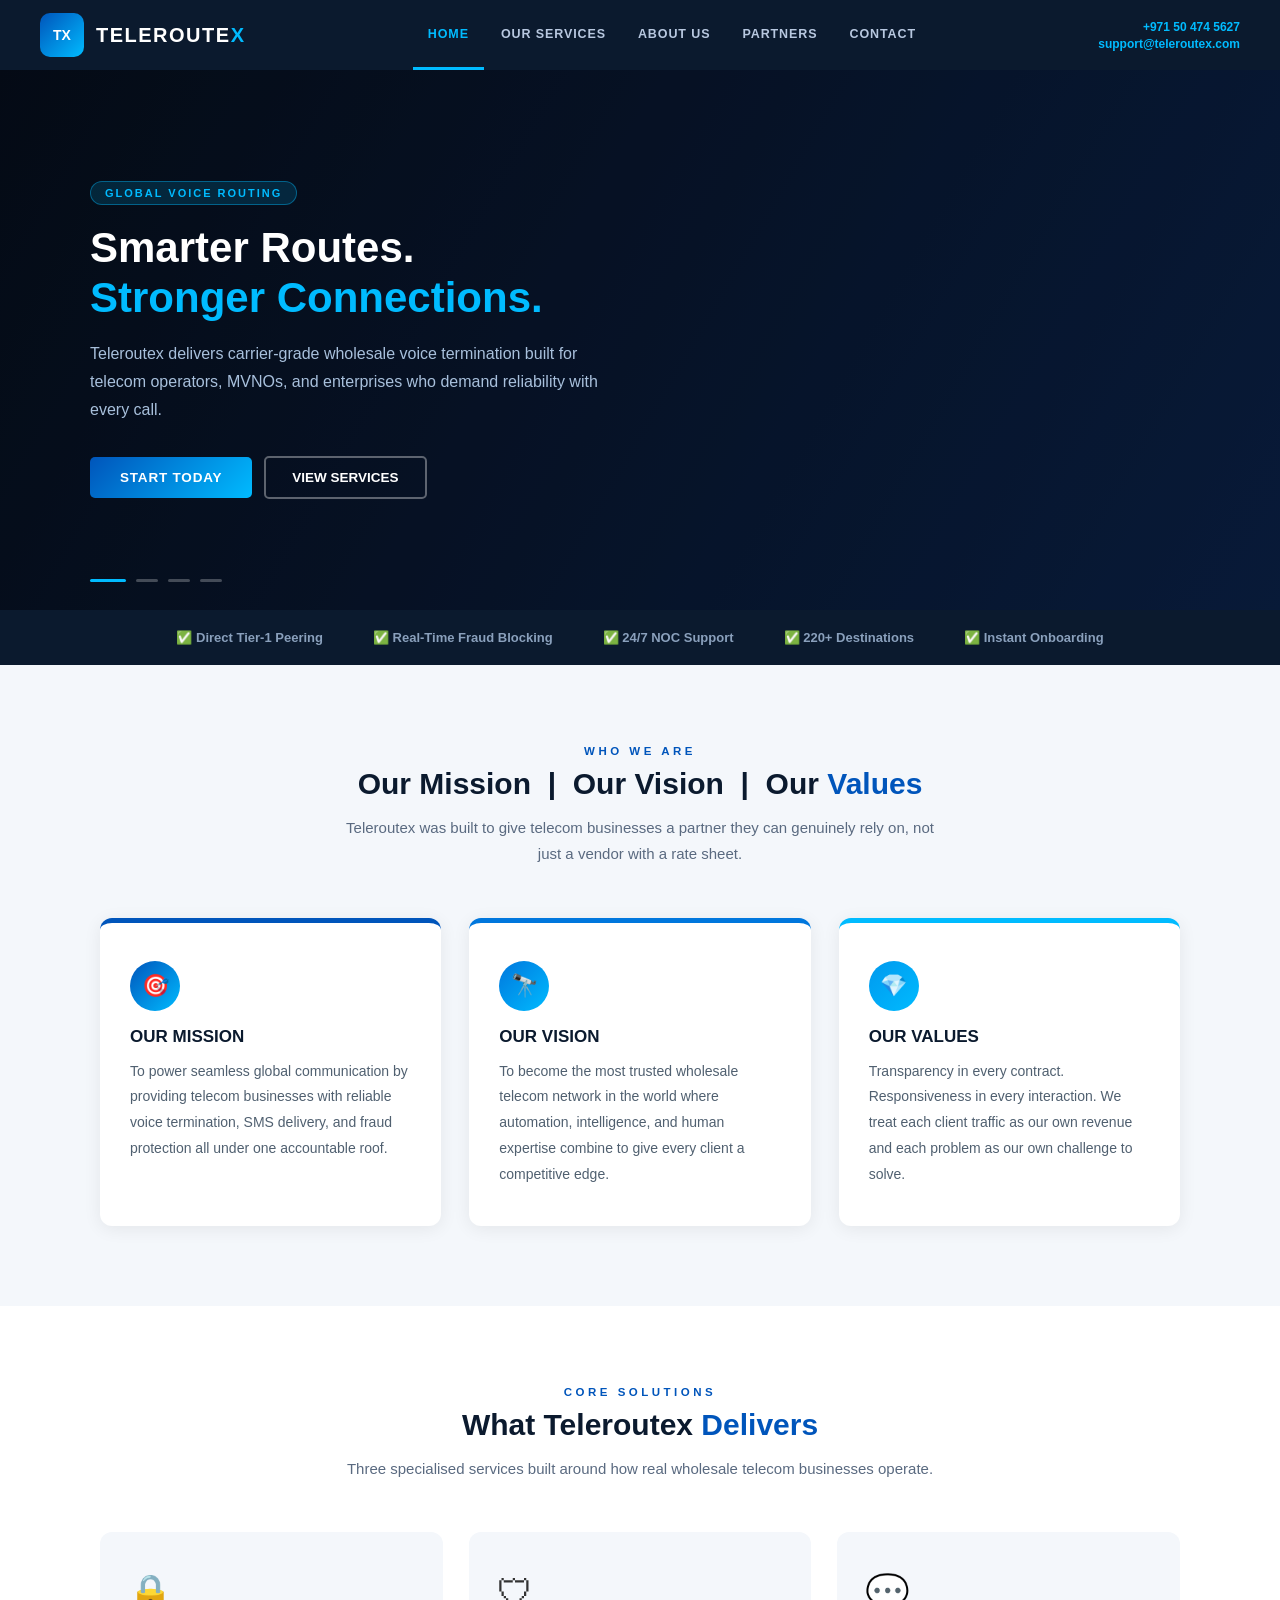
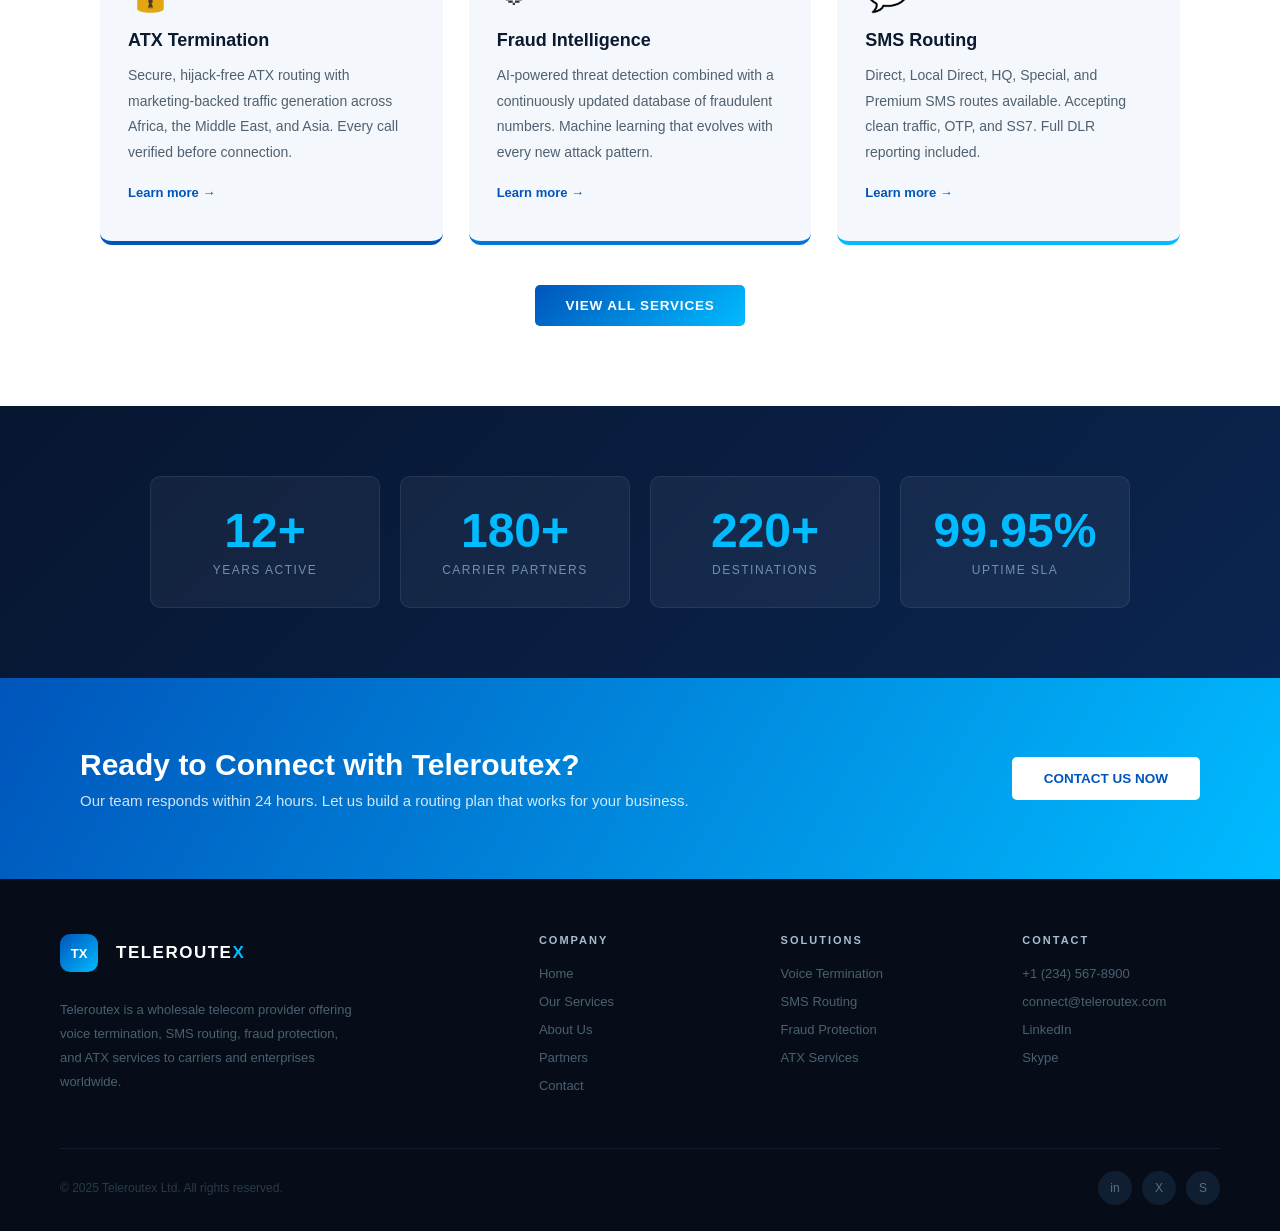
<file: index.html>
<!DOCTYPE html><html lang="en"><head><meta charset="UTF-8"/><meta name="viewport" content="width=device-width,initial-scale=1.0"/><title>Teleroutex - Intelligent Wholesale Telecom Routing - Teleroutex</title><link rel="stylesheet" href="style.css"/></head><body><nav><a class="logo" href="index.html"><div class="logo-icon">TX</div><div class="logo-text">TELEROUTE<span>X</span></div></a><ul><li><a href="index.html" class="active">Home</a></li><li><a href="services.html">Our Services</a></li><li><a href="about.html">About Us</a></li><li><a href="partners.html">Partners</a></li><li><a href="contact.html">Contact</a></li></ul><div class="nav-info"><a href="tel:+971504745627">+971 50 474 5627</a><a href="mailto:support@teleroutex.com">support@teleroutex.com</a></div></nav>
<section style="position:relative;height:540px;overflow:hidden">
<div id="s0" style="position:absolute;inset:0;display:flex;align-items:center;opacity:1;transition:opacity .9s"><div style="position:absolute;inset:0;background:linear-gradient(120deg,#060f1e,#0b2550)"></div><div style="position:absolute;inset:0;background:rgba(0,0,0,.3)"></div><div style="position:relative;z-index:2;max-width:700px;padding:0 90px"><span style="display:inline-block;background:rgba(0,187,255,.15);border:1px solid rgba(0,187,255,.4);color:#00bbff;font-size:11px;font-weight:700;letter-spacing:2px;text-transform:uppercase;padding:5px 14px;border-radius:20px;margin-bottom:18px">Global Voice Routing</span><h1 style="font-size:42px;font-weight:900;color:#fff;line-height:1.18;margin-bottom:18px">Smarter Routes.<br><span style="color:#00bbff">Stronger Connections.</span></h1><p style="font-size:16px;color:#a8c0dc;line-height:1.75;margin-bottom:32px">Teleroutex delivers carrier-grade wholesale voice termination built for telecom operators, MVNOs, and enterprises who demand reliability with every call.</p><a href="contact.html" class="btn-primary">Start Today</a><a href="services.html" class="btn-outline">View Services</a></div></div>
<div id="s1" style="position:absolute;inset:0;display:flex;align-items:center;opacity:0;transition:opacity .9s"><div style="position:absolute;inset:0;background:linear-gradient(120deg,#04090f,#0a1f40)"></div><div style="position:absolute;inset:0;background:rgba(0,0,0,.3)"></div><div style="position:relative;z-index:2;max-width:700px;padding:0 90px"><span style="display:inline-block;background:rgba(0,187,255,.15);border:1px solid rgba(0,187,255,.4);color:#00bbff;font-size:11px;font-weight:700;letter-spacing:2px;text-transform:uppercase;padding:5px 14px;border-radius:20px;margin-bottom:18px">Enterprise SMS</span><h1 style="font-size:42px;font-weight:900;color:#fff;line-height:1.18;margin-bottom:18px">Every Message.<br><span style="color:#00bbff">Guaranteed Delivery.</span></h1><p style="font-size:16px;color:#a8c0dc;line-height:1.75;margin-bottom:32px">From OTP verification to bulk A2P campaigns, Teleroutex SMS routing reaches every major mobile network with direct operator connections worldwide.</p><a href="services.html" class="btn-primary">Explore SMS</a><a href="contact.html" class="btn-outline">Talk to Sales</a></div></div>
<div id="s2" style="position:absolute;inset:0;display:flex;align-items:center;opacity:0;transition:opacity .9s"><div style="position:absolute;inset:0;background:linear-gradient(120deg,#071220,#102040)"></div><div style="position:absolute;inset:0;background:rgba(0,0,0,.3)"></div><div style="position:relative;z-index:2;max-width:700px;padding:0 90px"><span style="display:inline-block;background:rgba(0,187,255,.15);border:1px solid rgba(0,187,255,.4);color:#00bbff;font-size:11px;font-weight:700;letter-spacing:2px;text-transform:uppercase;padding:5px 14px;border-radius:20px;margin-bottom:18px">Revenue Protection</span><h1 style="font-size:42px;font-weight:900;color:#fff;line-height:1.18;margin-bottom:18px">Block Fraud.<br><span style="color:#00bbff">Protect Revenue.</span></h1><p style="font-size:16px;color:#a8c0dc;line-height:1.75;margin-bottom:32px">Our real-time fraud engine detects and eliminates IRSF, Wangiri, and bypass attacks before they drain your margins 24 hours a day.</p><a href="services.html" class="btn-primary">Learn More</a><a href="contact.html" class="btn-outline">Get Protected</a></div></div>
<div id="s3" style="position:absolute;inset:0;display:flex;align-items:center;opacity:0;transition:opacity .9s"><div style="position:absolute;inset:0;background:linear-gradient(120deg,#091828,#0c2550)"></div><div style="position:absolute;inset:0;background:rgba(0,0,0,.3)"></div><div style="position:relative;z-index:2;max-width:700px;padding:0 90px"><span style="display:inline-block;background:rgba(0,187,255,.15);border:1px solid rgba(0,187,255,.4);color:#00bbff;font-size:11px;font-weight:700;letter-spacing:2px;text-transform:uppercase;padding:5px 14px;border-radius:20px;margin-bottom:18px">ATX Termination</span><h1 style="font-size:42px;font-weight:900;color:#fff;line-height:1.18;margin-bottom:18px">ATX Routing.<br><span style="color:#00bbff">Built to Scale.</span></h1><p style="font-size:16px;color:#a8c0dc;line-height:1.75;margin-bottom:32px">Over a decade of ATX and IPRN experience connecting marketing-generated traffic with live services securely, transparently, and at volume.</p><a href="contact.html" class="btn-primary">Get a Quote</a><a href="about.html" class="btn-outline">Our Story</a></div></div>
<div id="dots" style="position:absolute;bottom:28px;left:90px;display:flex;gap:10px;z-index:10"><div onclick="goSlide(0)" style="width:36px;height:3px;background:#00bbff;border-radius:2px;cursor:pointer"></div><div onclick="goSlide(1)" style="width:22px;height:3px;background:rgba(255,255,255,.25);border-radius:2px;cursor:pointer"></div><div onclick="goSlide(2)" style="width:22px;height:3px;background:rgba(255,255,255,.25);border-radius:2px;cursor:pointer"></div><div onclick="goSlide(3)" style="width:22px;height:3px;background:rgba(255,255,255,.25);border-radius:2px;cursor:pointer"></div></div>
</section>
<div style="background:#0b1a2e;padding:20px 60px;display:flex;justify-content:center;gap:50px;flex-wrap:wrap">
<span style="color:#8aa0bc;font-size:13px;font-weight:600">&#9989; Direct Tier-1 Peering</span><span style="color:#8aa0bc;font-size:13px;font-weight:600">&#9989; Real-Time Fraud Blocking</span><span style="color:#8aa0bc;font-size:13px;font-weight:600">&#9989; 24/7 NOC Support</span><span style="color:#8aa0bc;font-size:13px;font-weight:600">&#9989; 220+ Destinations</span><span style="color:#8aa0bc;font-size:13px;font-weight:600">&#9989; Instant Onboarding</span>
</div>
<section style="background:#f4f7fb;padding:80px 60px;text-align:center">
<div class="section-eyebrow">Who We Are</div>
<div class="section-heading">Our Mission &nbsp;|&nbsp; Our Vision &nbsp;|&nbsp; Our <em>Values</em></div>
<p class="section-desc">Teleroutex was built to give telecom businesses a partner they can genuinely rely on, not just a vendor with a rate sheet.</p>
<div style="display:grid;grid-template-columns:repeat(3,1fr);gap:28px;max-width:1080px;margin:0 auto">
<div style="background:#fff;border-radius:12px;padding:38px 30px;box-shadow:0 3px 18px rgba(0,0,0,.07);border-top:5px solid #0055bb;text-align:left"><div style="width:50px;height:50px;border-radius:50%;background:linear-gradient(135deg,#0055bb,#00bbff);display:flex;align-items:center;justify-content:center;font-size:22px;margin-bottom:16px">&#127919;</div><h3 style="font-size:17px;font-weight:800;color:#0b1a2e;margin-bottom:12px;text-transform:uppercase">Our Mission</h3><p style="font-size:14px;color:#506070;line-height:1.85">To power seamless global communication by providing telecom businesses with reliable voice termination, SMS delivery, and fraud protection all under one accountable roof.</p></div>
<div style="background:#fff;border-radius:12px;padding:38px 30px;box-shadow:0 3px 18px rgba(0,0,0,.07);border-top:5px solid #0077dd;text-align:left"><div style="width:50px;height:50px;border-radius:50%;background:linear-gradient(135deg,#0077dd,#00bbff);display:flex;align-items:center;justify-content:center;font-size:22px;margin-bottom:16px">&#128301;</div><h3 style="font-size:17px;font-weight:800;color:#0b1a2e;margin-bottom:12px;text-transform:uppercase">Our Vision</h3><p style="font-size:14px;color:#506070;line-height:1.85">To become the most trusted wholesale telecom network in the world where automation, intelligence, and human expertise combine to give every client a competitive edge.</p></div>
<div style="background:#fff;border-radius:12px;padding:38px 30px;box-shadow:0 3px 18px rgba(0,0,0,.07);border-top:5px solid #00bbff;text-align:left"><div style="width:50px;height:50px;border-radius:50%;background:linear-gradient(135deg,#0099ee,#00bbff);display:flex;align-items:center;justify-content:center;font-size:22px;margin-bottom:16px">&#128142;</div><h3 style="font-size:17px;font-weight:800;color:#0b1a2e;margin-bottom:12px;text-transform:uppercase">Our Values</h3><p style="font-size:14px;color:#506070;line-height:1.85">Transparency in every contract. Responsiveness in every interaction. We treat each client traffic as our own revenue and each problem as our own challenge to solve.</p></div>
</div>
</section>
<section style="padding:80px 60px;background:#fff;text-align:center">
<div class="section-eyebrow">Core Solutions</div>
<div class="section-heading">What Teleroutex <em>Delivers</em></div>
<p class="section-desc">Three specialised services built around how real wholesale telecom businesses operate.</p>
<div style="display:grid;grid-template-columns:repeat(3,1fr);gap:26px;max-width:1080px;margin:0 auto 40px">
<div style="background:#f4f7fb;border-radius:12px;padding:40px 28px;text-align:left;border-bottom:4px solid #0055bb"><span style="font-size:36px;margin-bottom:16px;display:block">&#128274;</span><h3 style="font-size:18px;font-weight:800;color:#0b1a2e;margin-bottom:12px">ATX Termination</h3><p style="font-size:14px;color:#506070;line-height:1.82;margin-bottom:18px">Secure, hijack-free ATX routing with marketing-backed traffic generation across Africa, the Middle East, and Asia. Every call verified before connection.</p><a href="services.html" style="font-size:13px;font-weight:700;color:#0055bb;text-decoration:none">Learn more &rarr;</a></div>
<div style="background:#f4f7fb;border-radius:12px;padding:40px 28px;text-align:left;border-bottom:4px solid #0077dd"><span style="font-size:36px;margin-bottom:16px;display:block">&#128737;</span><h3 style="font-size:18px;font-weight:800;color:#0b1a2e;margin-bottom:12px">Fraud Intelligence</h3><p style="font-size:14px;color:#506070;line-height:1.82;margin-bottom:18px">AI-powered threat detection combined with a continuously updated database of fraudulent numbers. Machine learning that evolves with every new attack pattern.</p><a href="services.html" style="font-size:13px;font-weight:700;color:#0055bb;text-decoration:none">Learn more &rarr;</a></div>
<div style="background:#f4f7fb;border-radius:12px;padding:40px 28px;text-align:left;border-bottom:4px solid #00bbff"><span style="font-size:36px;margin-bottom:16px;display:block">&#128172;</span><h3 style="font-size:18px;font-weight:800;color:#0b1a2e;margin-bottom:12px">SMS Routing</h3><p style="font-size:14px;color:#506070;line-height:1.82;margin-bottom:18px">Direct, Local Direct, HQ, Special, and Premium SMS routes available. Accepting clean traffic, OTP, and SS7. Full DLR reporting included.</p><a href="services.html" style="font-size:13px;font-weight:700;color:#0055bb;text-decoration:none">Learn more &rarr;</a></div>
</div>
<a href="services.html" class="btn-primary">View All Services</a>
</section>
<section style="background:linear-gradient(135deg,#071630,#0b2550);padding:70px 60px;text-align:center">
<div style="display:grid;grid-template-columns:repeat(4,1fr);gap:20px;max-width:980px;margin:0 auto">
<div style="padding:30px 20px;border-radius:10px;background:rgba(255,255,255,.05);border:1px solid rgba(255,255,255,.08)"><h3 style="font-size:48px;font-weight:900;color:#00bbff;line-height:1">12+</h3><p style="font-size:12px;color:#7090b0;text-transform:uppercase;letter-spacing:1.5px;margin-top:8px">Years Active</p></div>
<div style="padding:30px 20px;border-radius:10px;background:rgba(255,255,255,.05);border:1px solid rgba(255,255,255,.08)"><h3 style="font-size:48px;font-weight:900;color:#00bbff;line-height:1">180+</h3><p style="font-size:12px;color:#7090b0;text-transform:uppercase;letter-spacing:1.5px;margin-top:8px">Carrier Partners</p></div>
<div style="padding:30px 20px;border-radius:10px;background:rgba(255,255,255,.05);border:1px solid rgba(255,255,255,.08)"><h3 style="font-size:48px;font-weight:900;color:#00bbff;line-height:1">220+</h3><p style="font-size:12px;color:#7090b0;text-transform:uppercase;letter-spacing:1.5px;margin-top:8px">Destinations</p></div>
<div style="padding:30px 20px;border-radius:10px;background:rgba(255,255,255,.05);border:1px solid rgba(255,255,255,.08)"><h3 style="font-size:48px;font-weight:900;color:#00bbff;line-height:1">99.95%</h3><p style="font-size:12px;color:#7090b0;text-transform:uppercase;letter-spacing:1.5px;margin-top:8px">Uptime SLA</p></div>
</div>
</section>
<section style="background:linear-gradient(120deg,#0055bb,#00bbff);padding:70px 80px;display:flex;align-items:center;justify-content:space-between;flex-wrap:wrap;gap:24px">
<div><h2 style="font-size:30px;font-weight:900;color:#fff">Ready to Connect with Teleroutex?</h2><p style="font-size:15px;color:rgba(255,255,255,.82);margin-top:10px">Our team responds within 24 hours. Let us build a routing plan that works for your business.</p></div>
<a href="contact.html" class="btn-white">Contact Us Now</a>
</section>
<script>var cur=0,sl=[document.getElementById('s0'),document.getElementById('s1'),document.getElementById('s2'),document.getElementById('s3')],dt=document.querySelectorAll('#dots div');function goSlide(n){sl[cur].style.opacity=0;dt[cur].style.width='22px';dt[cur].style.background='rgba(255,255,255,.25)';cur=n;sl[cur].style.opacity=1;dt[cur].style.width='36px';dt[cur].style.background='#00bbff';}setInterval(function(){goSlide((cur+1)%4);},5000);</script><footer><div class="footer-top"><div class="footer-about"><a href="index.html" style="display:inline-flex;align-items:center;gap:10px;text-decoration:none;margin-bottom:12px"><div class="logo-icon" style="width:38px;height:38px;font-size:13px">TX</div><div class="logo-text" style="font-size:17px;margin-left:8px">TELEROUTE<span>X</span></div></a><p>Teleroutex is a wholesale telecom provider offering voice termination, SMS routing, fraud protection, and ATX services to carriers and enterprises worldwide.</p></div><div class="footer-col"><h4>Company</h4><ul><li><a href="index.html">Home</a></li><li><a href="services.html">Our Services</a></li><li><a href="about.html">About Us</a></li><li><a href="partners.html">Partners</a></li><li><a href="contact.html">Contact</a></li></ul></div><div class="footer-col"><h4>Solutions</h4><ul><li><a href="services.html">Voice Termination</a></li><li><a href="services.html">SMS Routing</a></li><li><a href="services.html">Fraud Protection</a></li><li><a href="services.html">ATX Services</a></li></ul></div><div class="footer-col"><h4>Contact</h4><ul><li><a href="tel:+12345678900">+1 (234) 567-8900</a></li><li><a href="mailto:connect@teleroutex.com">connect@teleroutex.com</a></li><li><a href="#">LinkedIn</a></li><li><a href="#">Skype</a></li></ul></div></div><div class="footer-bar"><p>&copy; 2025 Teleroutex Ltd. All rights reserved.</p><div class="socials"><a class="soc" href="#">in</a><a class="soc" href="#">X</a><a class="soc" href="#">S</a></div></div></footer></body></html>
</file>
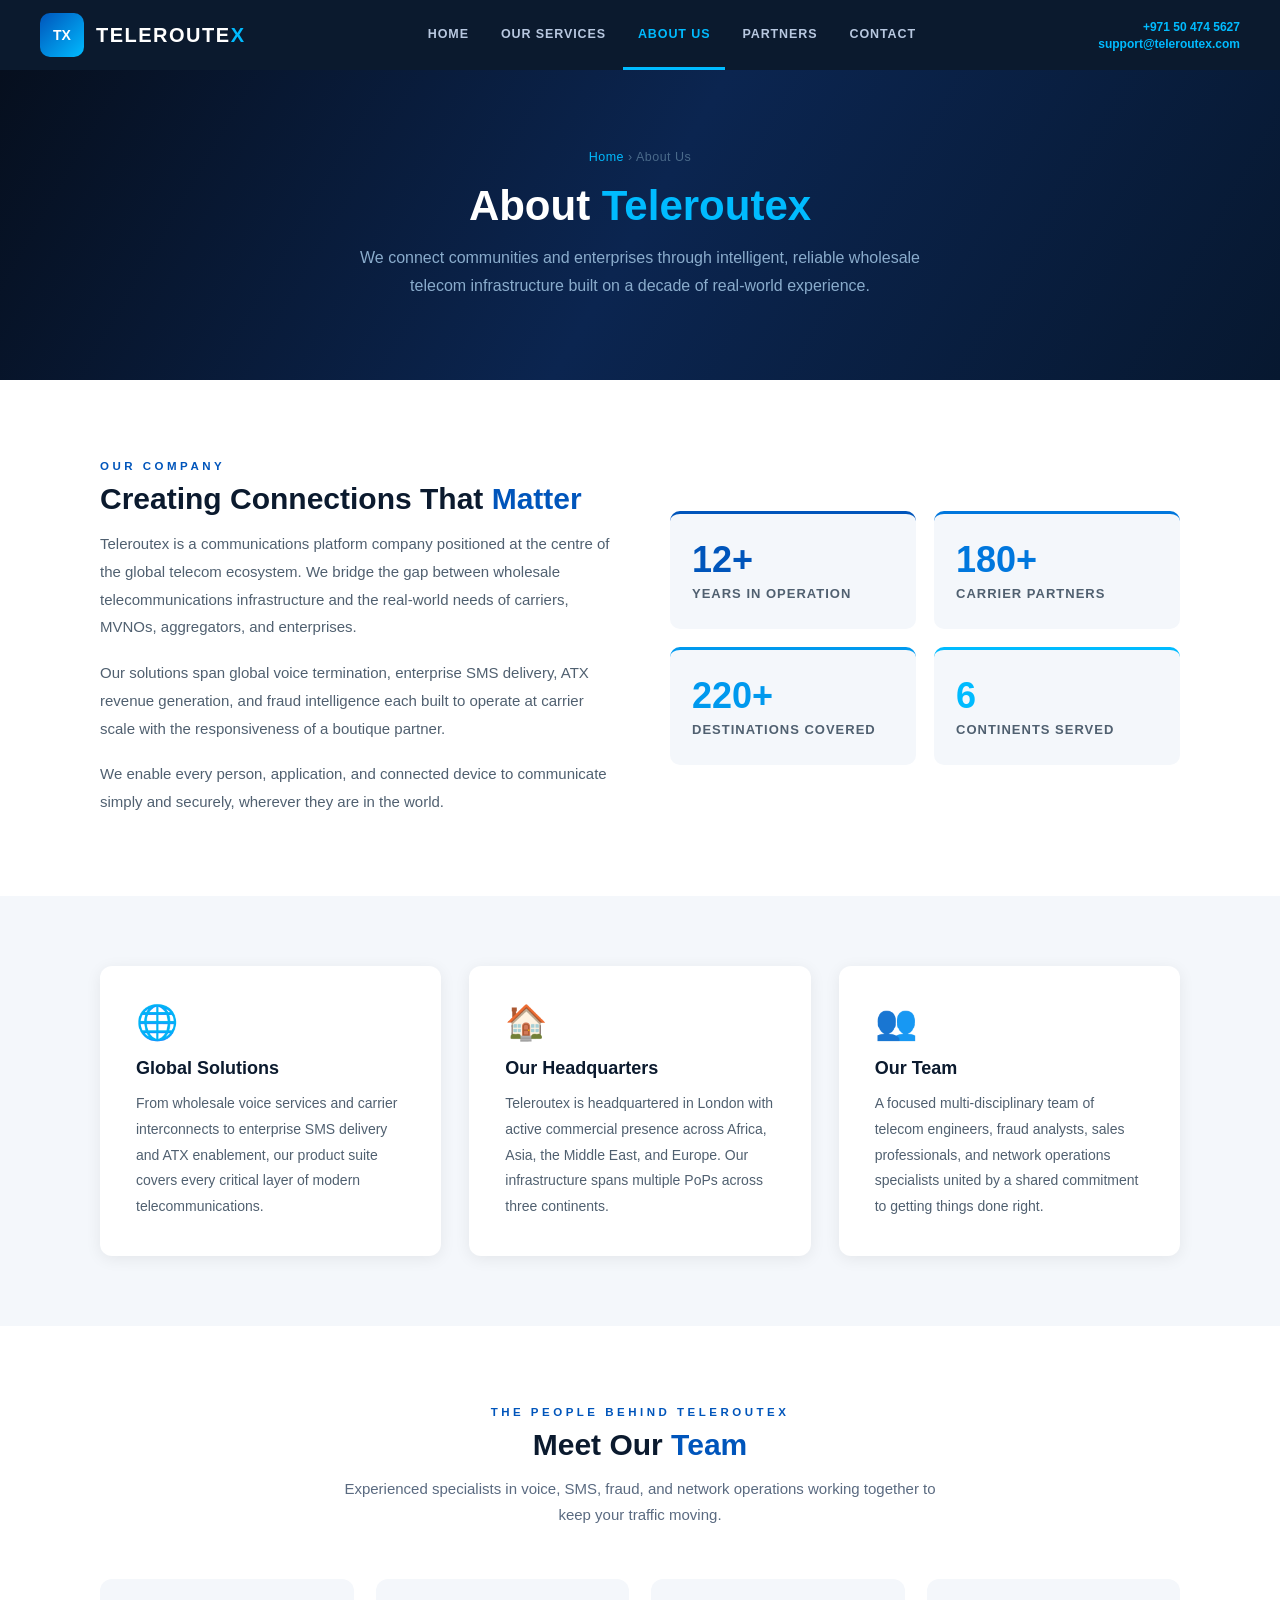
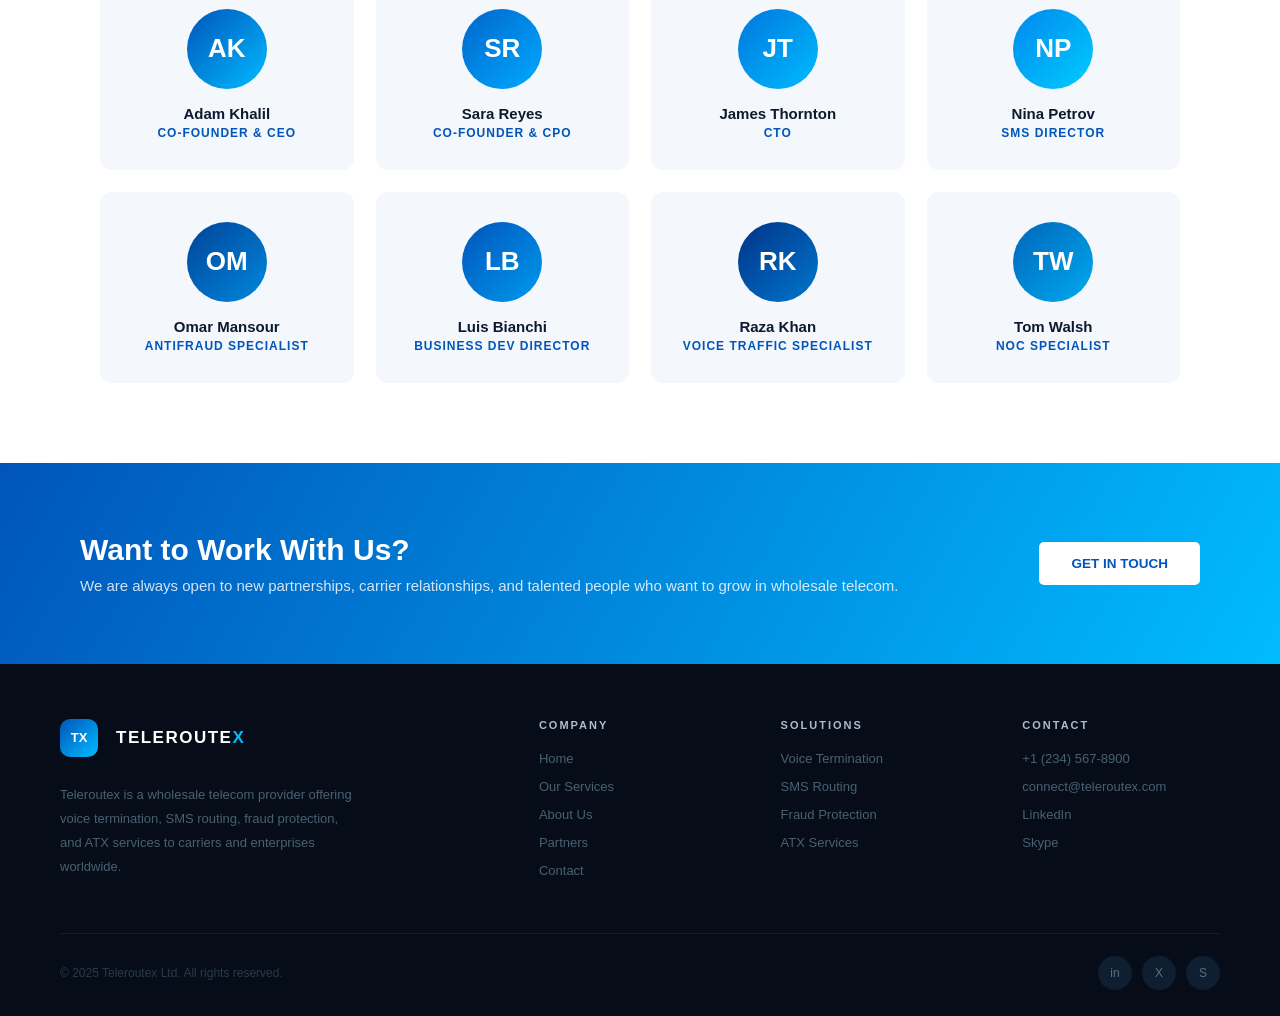
<file: about.html>
<!DOCTYPE html><html lang="en"><head><meta charset="UTF-8"/><meta name="viewport" content="width=device-width,initial-scale=1.0"/><title>About Us - Teleroutex</title><link rel="stylesheet" href="style.css"/></head><body><nav><a class="logo" href="index.html"><div class="logo-icon">TX</div><div class="logo-text">TELEROUTE<span>X</span></div></a><ul><li><a href="index.html">Home</a></li><li><a href="services.html">Our Services</a></li><li><a href="about.html" class="active">About Us</a></li><li><a href="partners.html">Partners</a></li><li><a href="contact.html">Contact</a></li></ul><div class="nav-info"><a href="tel:+971504745627">+971 50 474 5627</a><a href="mailto:support@teleroutex.com">support@teleroutex.com</a></div></nav>
<section class="page-hero"><div class="breadcrumb"><a href="index.html">Home</a> &rsaquo; About Us</div><h1>About <em>Teleroutex</em></h1><p>We connect communities and enterprises through intelligent, reliable wholesale telecom infrastructure built on a decade of real-world experience.</p></section>
<section style="padding:80px 60px;background:#fff">
<div style="max-width:1080px;margin:0 auto;display:grid;grid-template-columns:1fr 1fr;gap:60px;align-items:center">
<div><div class="section-eyebrow">Our Company</div><div class="section-heading" style="text-align:left">Creating Connections That <em>Matter</em></div>
<p style="font-size:15px;color:#506070;line-height:1.85;margin-bottom:18px">Teleroutex is a communications platform company positioned at the centre of the global telecom ecosystem. We bridge the gap between wholesale telecommunications infrastructure and the real-world needs of carriers, MVNOs, aggregators, and enterprises.</p>
<p style="font-size:15px;color:#506070;line-height:1.85;margin-bottom:18px">Our solutions span global voice termination, enterprise SMS delivery, ATX revenue generation, and fraud intelligence each built to operate at carrier scale with the responsiveness of a boutique partner.</p>
<p style="font-size:15px;color:#506070;line-height:1.85">We enable every person, application, and connected device to communicate simply and securely, wherever they are in the world.</p>
</div>
<div style="display:grid;grid-template-columns:1fr 1fr;gap:18px">
<div style="background:#f4f7fb;border-radius:10px;padding:28px 22px;border-top:3px solid #0055bb"><div style="font-size:36px;font-weight:900;color:#0055bb;line-height:1;margin-bottom:8px">12+</div><p style="font-size:13px;color:#506070;text-transform:uppercase;letter-spacing:1px;font-weight:600">Years in Operation</p></div>
<div style="background:#f4f7fb;border-radius:10px;padding:28px 22px;border-top:3px solid #0077dd"><div style="font-size:36px;font-weight:900;color:#0077dd;line-height:1;margin-bottom:8px">180+</div><p style="font-size:13px;color:#506070;text-transform:uppercase;letter-spacing:1px;font-weight:600">Carrier Partners</p></div>
<div style="background:#f4f7fb;border-radius:10px;padding:28px 22px;border-top:3px solid #0099ee"><div style="font-size:36px;font-weight:900;color:#0099ee;line-height:1;margin-bottom:8px">220+</div><p style="font-size:13px;color:#506070;text-transform:uppercase;letter-spacing:1px;font-weight:600">Destinations Covered</p></div>
<div style="background:#f4f7fb;border-radius:10px;padding:28px 22px;border-top:3px solid #00bbff"><div style="font-size:36px;font-weight:900;color:#00bbff;line-height:1;margin-bottom:8px">6</div><p style="font-size:13px;color:#506070;text-transform:uppercase;letter-spacing:1px;font-weight:600">Continents Served</p></div>
</div></div></section>
<section style="padding:70px 60px;background:#f4f7fb">
<div style="max-width:1080px;margin:0 auto;display:grid;grid-template-columns:repeat(3,1fr);gap:28px">
<div style="background:#fff;border-radius:12px;padding:36px;box-shadow:0 3px 16px rgba(0,0,0,.07)"><div style="font-size:34px;margin-bottom:16px">&#127760;</div><h3 style="font-size:18px;font-weight:800;color:#0b1a2e;margin-bottom:12px">Global Solutions</h3><p style="font-size:14px;color:#506070;line-height:1.85">From wholesale voice services and carrier interconnects to enterprise SMS delivery and ATX enablement, our product suite covers every critical layer of modern telecommunications.</p></div>
<div style="background:#fff;border-radius:12px;padding:36px;box-shadow:0 3px 16px rgba(0,0,0,.07)"><div style="font-size:34px;margin-bottom:16px">&#127968;</div><h3 style="font-size:18px;font-weight:800;color:#0b1a2e;margin-bottom:12px">Our Headquarters</h3><p style="font-size:14px;color:#506070;line-height:1.85">Teleroutex is headquartered in London with active commercial presence across Africa, Asia, the Middle East, and Europe. Our infrastructure spans multiple PoPs across three continents.</p></div>
<div style="background:#fff;border-radius:12px;padding:36px;box-shadow:0 3px 16px rgba(0,0,0,.07)"><div style="font-size:34px;margin-bottom:16px">&#128101;</div><h3 style="font-size:18px;font-weight:800;color:#0b1a2e;margin-bottom:12px">Our Team</h3><p style="font-size:14px;color:#506070;line-height:1.85">A focused multi-disciplinary team of telecom engineers, fraud analysts, sales professionals, and network operations specialists united by a shared commitment to getting things done right.</p></div>
</div></section>
<section style="padding:80px 60px;background:#fff;text-align:center">
<div class="section-eyebrow">The People Behind Teleroutex</div>
<div class="section-heading">Meet Our <em>Team</em></div>
<p class="section-desc">Experienced specialists in voice, SMS, fraud, and network operations working together to keep your traffic moving.</p>
<div style="display:grid;grid-template-columns:repeat(4,1fr);gap:22px;max-width:1080px;margin:0 auto">
<div style="background:#f4f7fb;border-radius:12px;padding:30px 20px;text-align:center"><div style="width:80px;height:80px;border-radius:50%;background:linear-gradient(135deg,#0055bb,#00bbff);display:flex;align-items:center;justify-content:center;font-size:26px;font-weight:900;color:#fff;margin:0 auto 16px">AK</div><h4 style="font-size:15px;font-weight:800;color:#0b1a2e;margin-bottom:4px">Adam Khalil</h4><p style="font-size:12px;color:#0055bb;font-weight:600;text-transform:uppercase;letter-spacing:1px">Co-Founder &amp; CEO</p></div>
<div style="background:#f4f7fb;border-radius:12px;padding:30px 20px;text-align:center"><div style="width:80px;height:80px;border-radius:50%;background:linear-gradient(135deg,#0066cc,#00aaff);display:flex;align-items:center;justify-content:center;font-size:26px;font-weight:900;color:#fff;margin:0 auto 16px">SR</div><h4 style="font-size:15px;font-weight:800;color:#0b1a2e;margin-bottom:4px">Sara Reyes</h4><p style="font-size:12px;color:#0055bb;font-weight:600;text-transform:uppercase;letter-spacing:1px">Co-Founder &amp; CPO</p></div>
<div style="background:#f4f7fb;border-radius:12px;padding:30px 20px;text-align:center"><div style="width:80px;height:80px;border-radius:50%;background:linear-gradient(135deg,#0077dd,#00bbff);display:flex;align-items:center;justify-content:center;font-size:26px;font-weight:900;color:#fff;margin:0 auto 16px">JT</div><h4 style="font-size:15px;font-weight:800;color:#0b1a2e;margin-bottom:4px">James Thornton</h4><p style="font-size:12px;color:#0055bb;font-weight:600;text-transform:uppercase;letter-spacing:1px">CTO</p></div>
<div style="background:#f4f7fb;border-radius:12px;padding:30px 20px;text-align:center"><div style="width:80px;height:80px;border-radius:50%;background:linear-gradient(135deg,#0088ee,#00ccff);display:flex;align-items:center;justify-content:center;font-size:26px;font-weight:900;color:#fff;margin:0 auto 16px">NP</div><h4 style="font-size:15px;font-weight:800;color:#0b1a2e;margin-bottom:4px">Nina Petrov</h4><p style="font-size:12px;color:#0055bb;font-weight:600;text-transform:uppercase;letter-spacing:1px">SMS Director</p></div>
<div style="background:#f4f7fb;border-radius:12px;padding:30px 20px;text-align:center"><div style="width:80px;height:80px;border-radius:50%;background:linear-gradient(135deg,#004499,#0088dd);display:flex;align-items:center;justify-content:center;font-size:26px;font-weight:900;color:#fff;margin:0 auto 16px">OM</div><h4 style="font-size:15px;font-weight:800;color:#0b1a2e;margin-bottom:4px">Omar Mansour</h4><p style="font-size:12px;color:#0055bb;font-weight:600;text-transform:uppercase;letter-spacing:1px">Antifraud Specialist</p></div>
<div style="background:#f4f7fb;border-radius:12px;padding:30px 20px;text-align:center"><div style="width:80px;height:80px;border-radius:50%;background:linear-gradient(135deg,#0055bb,#0099ee);display:flex;align-items:center;justify-content:center;font-size:26px;font-weight:900;color:#fff;margin:0 auto 16px">LB</div><h4 style="font-size:15px;font-weight:800;color:#0b1a2e;margin-bottom:4px">Luis Bianchi</h4><p style="font-size:12px;color:#0055bb;font-weight:600;text-transform:uppercase;letter-spacing:1px">Business Dev Director</p></div>
<div style="background:#f4f7fb;border-radius:12px;padding:30px 20px;text-align:center"><div style="width:80px;height:80px;border-radius:50%;background:linear-gradient(135deg,#003388,#0077cc);display:flex;align-items:center;justify-content:center;font-size:26px;font-weight:900;color:#fff;margin:0 auto 16px">RK</div><h4 style="font-size:15px;font-weight:800;color:#0b1a2e;margin-bottom:4px">Raza Khan</h4><p style="font-size:12px;color:#0055bb;font-weight:600;text-transform:uppercase;letter-spacing:1px">Voice Traffic Specialist</p></div>
<div style="background:#f4f7fb;border-radius:12px;padding:30px 20px;text-align:center"><div style="width:80px;height:80px;border-radius:50%;background:linear-gradient(135deg,#0066bb,#00aaee);display:flex;align-items:center;justify-content:center;font-size:26px;font-weight:900;color:#fff;margin:0 auto 16px">TW</div><h4 style="font-size:15px;font-weight:800;color:#0b1a2e;margin-bottom:4px">Tom Walsh</h4><p style="font-size:12px;color:#0055bb;font-weight:600;text-transform:uppercase;letter-spacing:1px">NOC Specialist</p></div>
</div></section>
<section style="background:linear-gradient(120deg,#0055bb,#00bbff);padding:70px 80px;display:flex;align-items:center;justify-content:space-between;flex-wrap:wrap;gap:24px">
<div><h2 style="font-size:30px;font-weight:900;color:#fff">Want to Work With Us?</h2><p style="font-size:15px;color:rgba(255,255,255,.82);margin-top:10px">We are always open to new partnerships, carrier relationships, and talented people who want to grow in wholesale telecom.</p></div>
<a href="contact.html" class="btn-white">Get in Touch</a>
</section><footer><div class="footer-top"><div class="footer-about"><a href="index.html" style="display:inline-flex;align-items:center;gap:10px;text-decoration:none;margin-bottom:12px"><div class="logo-icon" style="width:38px;height:38px;font-size:13px">TX</div><div class="logo-text" style="font-size:17px;margin-left:8px">TELEROUTE<span>X</span></div></a><p>Teleroutex is a wholesale telecom provider offering voice termination, SMS routing, fraud protection, and ATX services to carriers and enterprises worldwide.</p></div><div class="footer-col"><h4>Company</h4><ul><li><a href="index.html">Home</a></li><li><a href="services.html">Our Services</a></li><li><a href="about.html">About Us</a></li><li><a href="partners.html">Partners</a></li><li><a href="contact.html">Contact</a></li></ul></div><div class="footer-col"><h4>Solutions</h4><ul><li><a href="services.html">Voice Termination</a></li><li><a href="services.html">SMS Routing</a></li><li><a href="services.html">Fraud Protection</a></li><li><a href="services.html">ATX Services</a></li></ul></div><div class="footer-col"><h4>Contact</h4><ul><li><a href="tel:+12345678900">+1 (234) 567-8900</a></li><li><a href="mailto:connect@teleroutex.com">connect@teleroutex.com</a></li><li><a href="#">LinkedIn</a></li><li><a href="#">Skype</a></li></ul></div></div><div class="footer-bar"><p>&copy; 2025 Teleroutex Ltd. All rights reserved.</p><div class="socials"><a class="soc" href="#">in</a><a class="soc" href="#">X</a><a class="soc" href="#">S</a></div></div></footer></body></html>
</file>
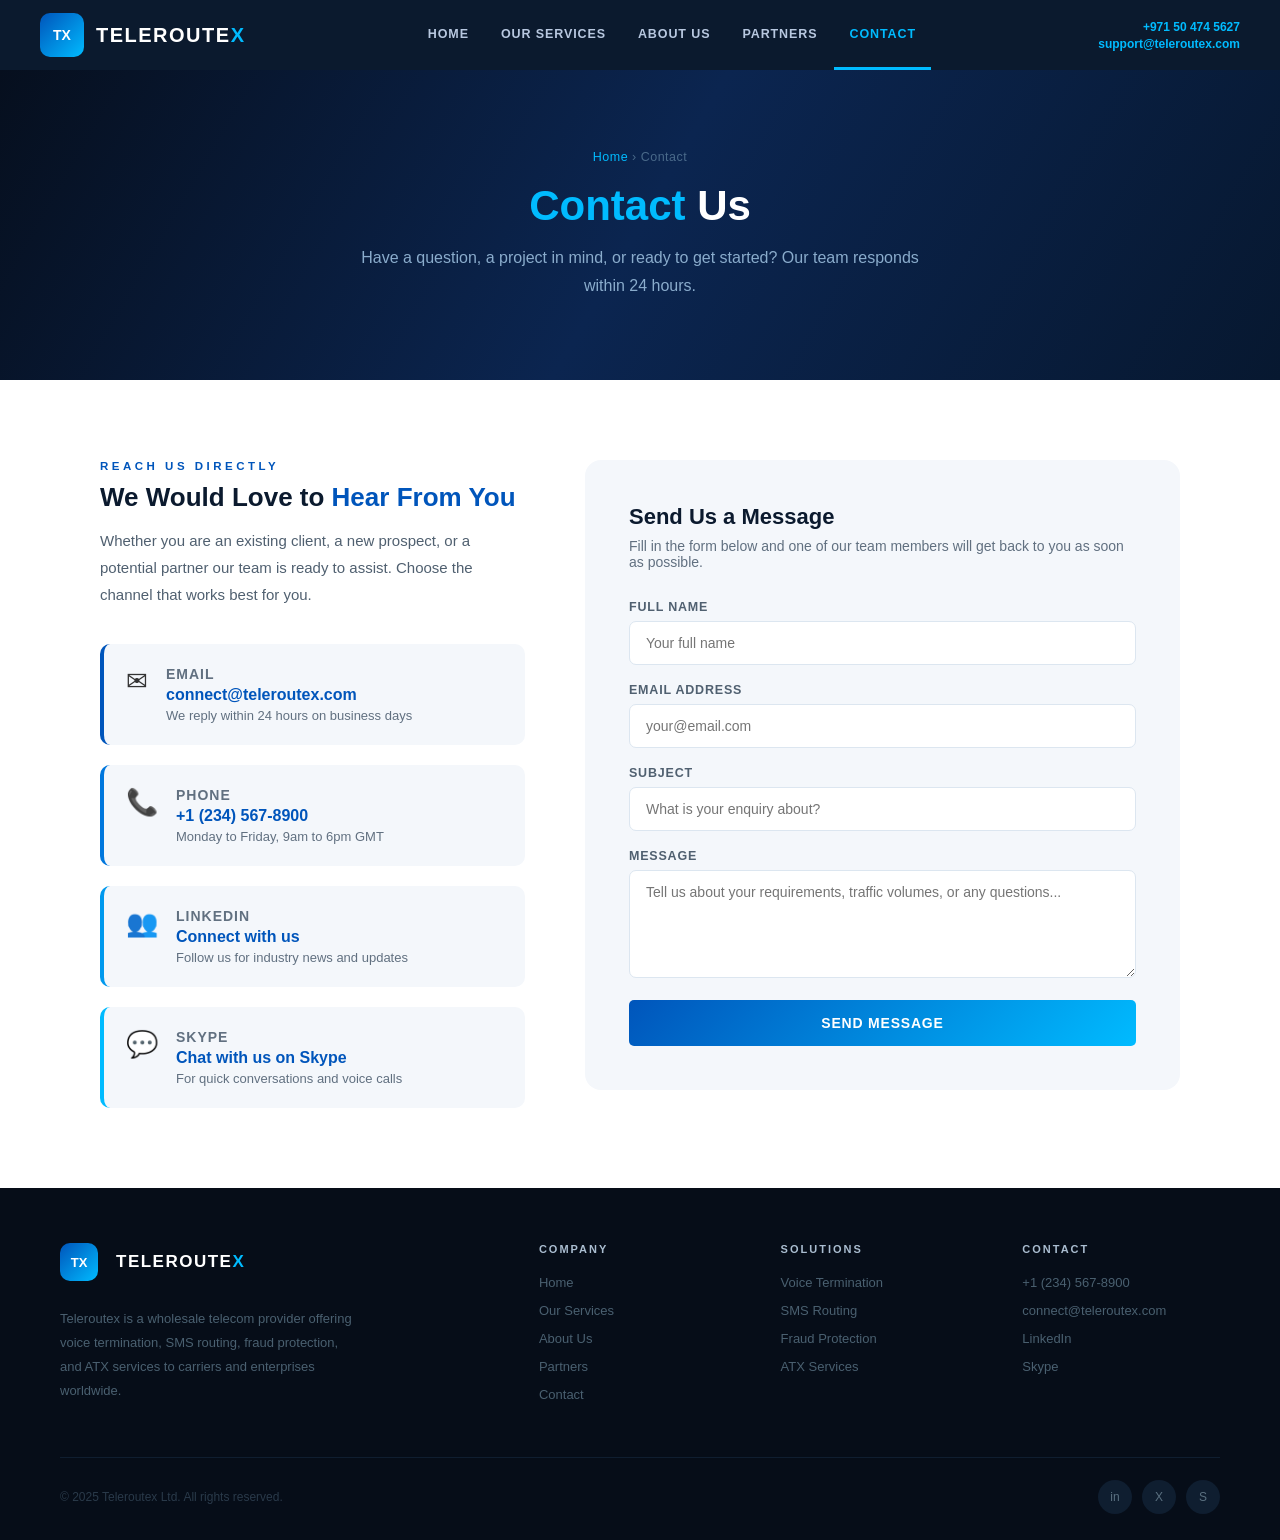
<file: contact.html>
<!DOCTYPE html><html lang="en"><head><meta charset="UTF-8"/><meta name="viewport" content="width=device-width,initial-scale=1.0"/><title>Contact - Teleroutex</title><link rel="stylesheet" href="style.css"/></head><body><nav><a class="logo" href="index.html"><div class="logo-icon">TX</div><div class="logo-text">TELEROUTE<span>X</span></div></a><ul><li><a href="index.html">Home</a></li><li><a href="services.html">Our Services</a></li><li><a href="about.html">About Us</a></li><li><a href="partners.html">Partners</a></li><li><a href="contact.html" class="active">Contact</a></li></ul><div class="nav-info"><a href="tel:+971504745627">+971 50 474 5627</a><a href="mailto:support@teleroutex.com">support@teleroutex.com</a></div></nav>
<section class="page-hero"><div class="breadcrumb"><a href="index.html">Home</a> &rsaquo; Contact</div><h1><em>Contact</em> Us</h1><p>Have a question, a project in mind, or ready to get started? Our team responds within 24 hours.</p></section>
<section style="padding:80px 60px;background:#fff">
<div style="max-width:1080px;margin:0 auto;display:grid;grid-template-columns:1fr 1.4fr;gap:60px;align-items:start">
<div>
<div class="section-eyebrow">Reach Us Directly</div>
<div class="section-heading" style="text-align:left;font-size:26px">We Would Love to <em>Hear From You</em></div>
<p style="font-size:15px;color:#506070;line-height:1.8;margin-bottom:36px">Whether you are an existing client, a new prospect, or a potential partner our team is ready to assist. Choose the channel that works best for you.</p>
<div style="display:flex;flex-direction:column;gap:20px">
<div style="display:flex;align-items:flex-start;gap:18px;padding:22px;background:#f4f7fb;border-radius:10px;border-left:4px solid #0055bb"><div style="font-size:26px">&#9993;</div><div><h4 style="font-size:14px;font-weight:700;color:#617080;text-transform:uppercase;letter-spacing:1px;margin-bottom:4px">Email</h4><a href="mailto:connect@teleroutex.com" style="font-size:16px;font-weight:700;color:#0055bb;text-decoration:none">connect@teleroutex.com</a><p style="font-size:13px;color:#617080;margin-top:4px">We reply within 24 hours on business days</p></div></div>
<div style="display:flex;align-items:flex-start;gap:18px;padding:22px;background:#f4f7fb;border-radius:10px;border-left:4px solid #0077dd"><div style="font-size:26px">&#128222;</div><div><h4 style="font-size:14px;font-weight:700;color:#617080;text-transform:uppercase;letter-spacing:1px;margin-bottom:4px">Phone</h4><a href="tel:+12345678900" style="font-size:16px;font-weight:700;color:#0055bb;text-decoration:none">+1 (234) 567-8900</a><p style="font-size:13px;color:#617080;margin-top:4px">Monday to Friday, 9am to 6pm GMT</p></div></div>
<div style="display:flex;align-items:flex-start;gap:18px;padding:22px;background:#f4f7fb;border-radius:10px;border-left:4px solid #0099ee"><div style="font-size:26px">&#128101;</div><div><h4 style="font-size:14px;font-weight:700;color:#617080;text-transform:uppercase;letter-spacing:1px;margin-bottom:4px">LinkedIn</h4><a href="#" style="font-size:16px;font-weight:700;color:#0055bb;text-decoration:none">Connect with us</a><p style="font-size:13px;color:#617080;margin-top:4px">Follow us for industry news and updates</p></div></div>
<div style="display:flex;align-items:flex-start;gap:18px;padding:22px;background:#f4f7fb;border-radius:10px;border-left:4px solid #00bbff"><div style="font-size:26px">&#128172;</div><div><h4 style="font-size:14px;font-weight:700;color:#617080;text-transform:uppercase;letter-spacing:1px;margin-bottom:4px">Skype</h4><a href="#" style="font-size:16px;font-weight:700;color:#0055bb;text-decoration:none">Chat with us on Skype</a><p style="font-size:13px;color:#617080;margin-top:4px">For quick conversations and voice calls</p></div></div>
</div></div>
<div style="background:#f4f7fb;border-radius:16px;padding:44px">
<h3 style="font-size:22px;font-weight:900;color:#0b1a2e;margin-bottom:8px">Send Us a Message</h3>
<p style="font-size:14px;color:#617080;margin-bottom:30px">Fill in the form below and one of our team members will get back to you as soon as possible.</p>
<div style="display:flex;flex-direction:column;gap:18px">
<div><label style="font-size:12.5px;font-weight:700;color:#506070;letter-spacing:.8px;text-transform:uppercase;display:block;margin-bottom:7px">Full Name</label><input type="text" placeholder="Your full name" style="width:100%;padding:13px 16px;border:1.5px solid #dce6f0;border-radius:7px;font-size:14px;color:#333;background:#fff;outline:none;font-family:inherit"/></div>
<div><label style="font-size:12.5px;font-weight:700;color:#506070;letter-spacing:.8px;text-transform:uppercase;display:block;margin-bottom:7px">Email Address</label><input type="email" placeholder="your@email.com" style="width:100%;padding:13px 16px;border:1.5px solid #dce6f0;border-radius:7px;font-size:14px;color:#333;background:#fff;outline:none;font-family:inherit"/></div>
<div><label style="font-size:12.5px;font-weight:700;color:#506070;letter-spacing:.8px;text-transform:uppercase;display:block;margin-bottom:7px">Subject</label><input type="text" placeholder="What is your enquiry about?" style="width:100%;padding:13px 16px;border:1.5px solid #dce6f0;border-radius:7px;font-size:14px;color:#333;background:#fff;outline:none;font-family:inherit"/></div>
<div><label style="font-size:12.5px;font-weight:700;color:#506070;letter-spacing:.8px;text-transform:uppercase;display:block;margin-bottom:7px">Message</label><textarea placeholder="Tell us about your requirements, traffic volumes, or any questions..." rows="5" style="width:100%;padding:13px 16px;border:1.5px solid #dce6f0;border-radius:7px;font-size:14px;color:#333;background:#fff;outline:none;resize:vertical;font-family:inherit"></textarea></div>
<button onclick="alert('Thank you! We will respond within 24 hours.')" class="btn-primary" style="width:100%;padding:15px;font-size:14px;border:none">Send Message</button>
</div></div>
</div></section><footer><div class="footer-top"><div class="footer-about"><a href="index.html" style="display:inline-flex;align-items:center;gap:10px;text-decoration:none;margin-bottom:12px"><div class="logo-icon" style="width:38px;height:38px;font-size:13px">TX</div><div class="logo-text" style="font-size:17px;margin-left:8px">TELEROUTE<span>X</span></div></a><p>Teleroutex is a wholesale telecom provider offering voice termination, SMS routing, fraud protection, and ATX services to carriers and enterprises worldwide.</p></div><div class="footer-col"><h4>Company</h4><ul><li><a href="index.html">Home</a></li><li><a href="services.html">Our Services</a></li><li><a href="about.html">About Us</a></li><li><a href="partners.html">Partners</a></li><li><a href="contact.html">Contact</a></li></ul></div><div class="footer-col"><h4>Solutions</h4><ul><li><a href="services.html">Voice Termination</a></li><li><a href="services.html">SMS Routing</a></li><li><a href="services.html">Fraud Protection</a></li><li><a href="services.html">ATX Services</a></li></ul></div><div class="footer-col"><h4>Contact</h4><ul><li><a href="tel:+12345678900">+1 (234) 567-8900</a></li><li><a href="mailto:connect@teleroutex.com">connect@teleroutex.com</a></li><li><a href="#">LinkedIn</a></li><li><a href="#">Skype</a></li></ul></div></div><div class="footer-bar"><p>&copy; 2025 Teleroutex Ltd. All rights reserved.</p><div class="socials"><a class="soc" href="#">in</a><a class="soc" href="#">X</a><a class="soc" href="#">S</a></div></div></footer></body></html>
</file>
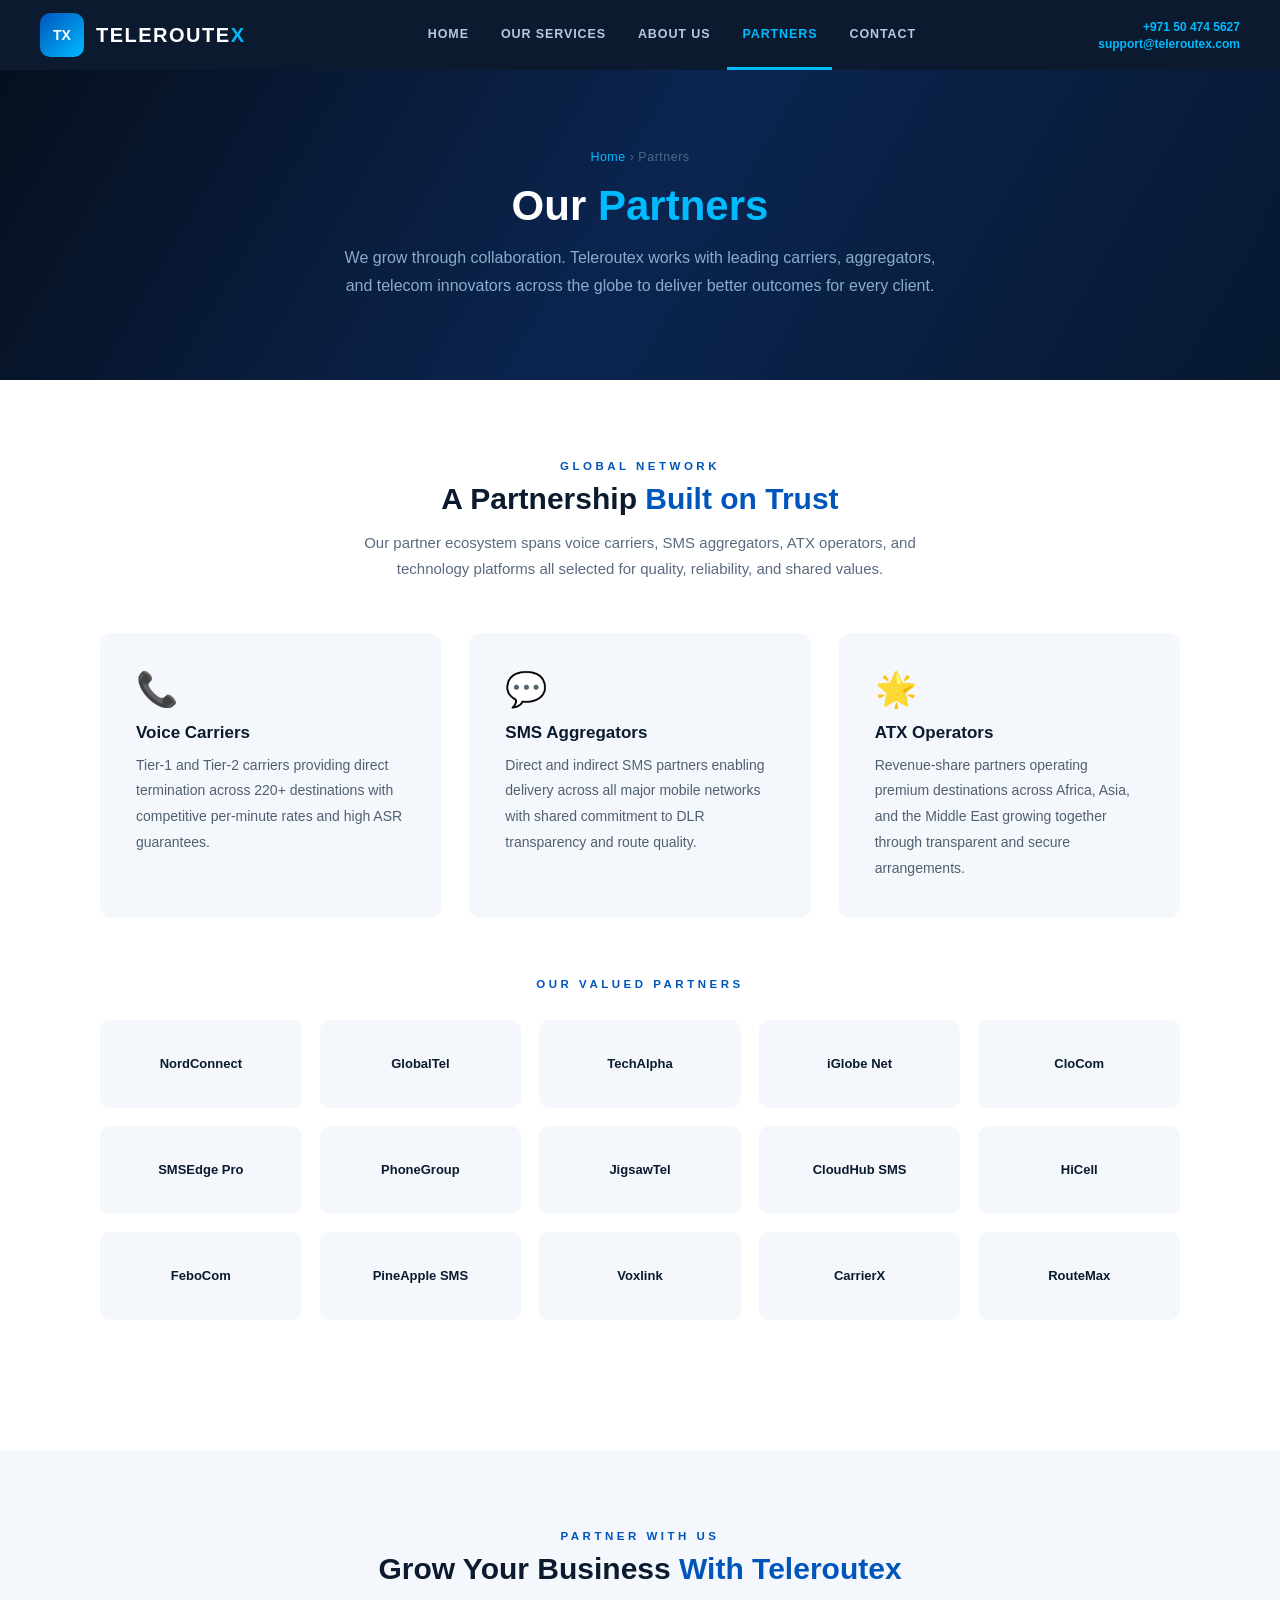
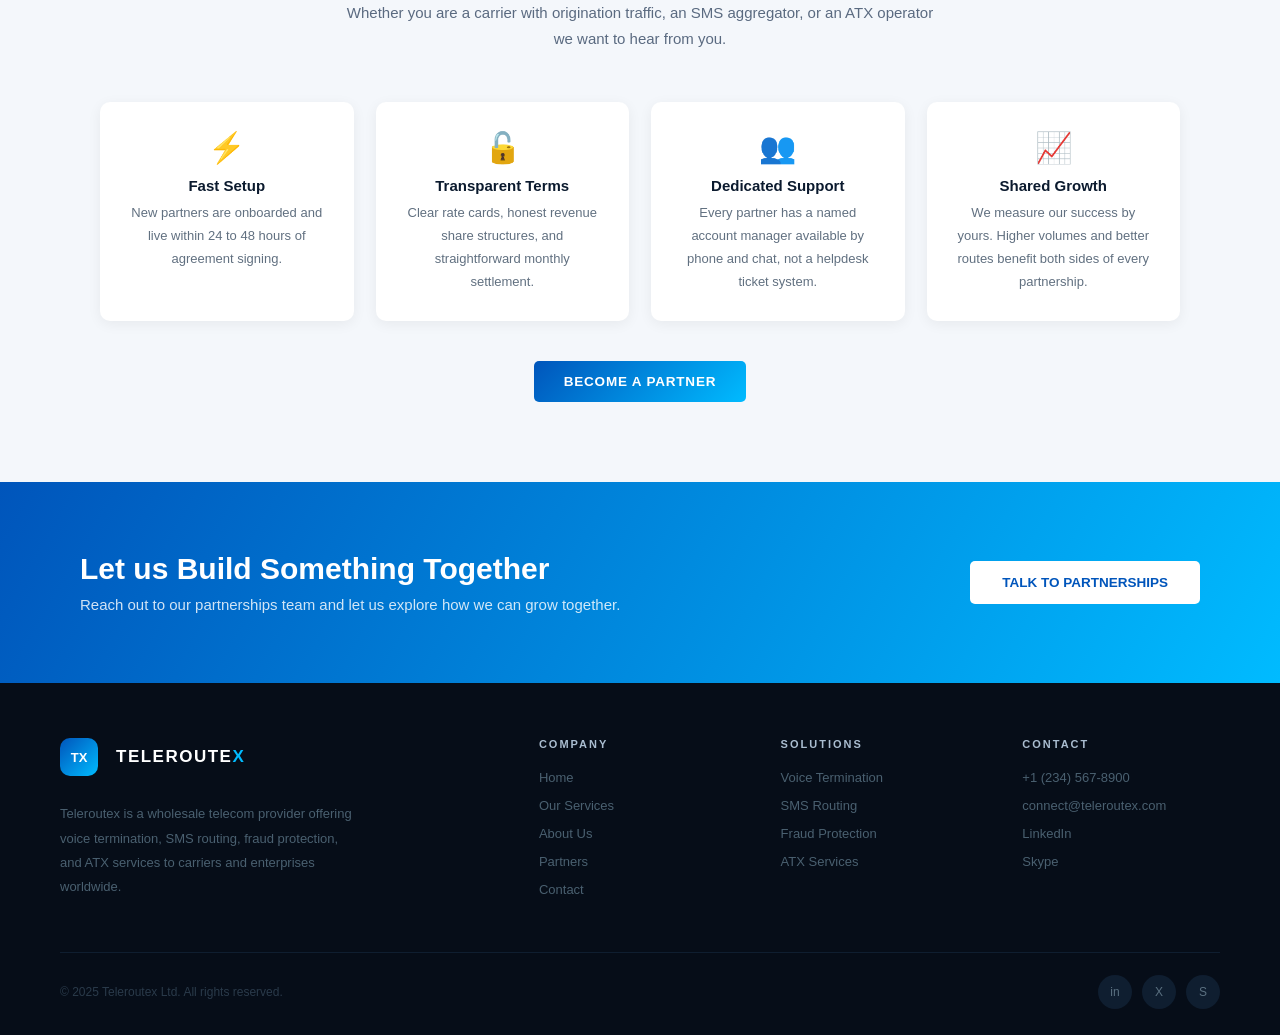
<file: partners.html>
<!DOCTYPE html><html lang="en"><head><meta charset="UTF-8"/><meta name="viewport" content="width=device-width,initial-scale=1.0"/><title>Partners - Teleroutex</title><link rel="stylesheet" href="style.css"/></head><body><nav><a class="logo" href="index.html"><div class="logo-icon">TX</div><div class="logo-text">TELEROUTE<span>X</span></div></a><ul><li><a href="index.html">Home</a></li><li><a href="services.html">Our Services</a></li><li><a href="about.html">About Us</a></li><li><a href="partners.html" class="active">Partners</a></li><li><a href="contact.html">Contact</a></li></ul><div class="nav-info"><a href="tel:+971504745627">+971 50 474 5627</a><a href="mailto:support@teleroutex.com">support@teleroutex.com</a></div></nav>
<section class="page-hero"><div class="breadcrumb"><a href="index.html">Home</a> &rsaquo; Partners</div><h1>Our <em>Partners</em></h1><p>We grow through collaboration. Teleroutex works with leading carriers, aggregators, and telecom innovators across the globe to deliver better outcomes for every client.</p></section>
<section style="padding:80px 60px;background:#fff;text-align:center">
<div class="section-eyebrow">Global Network</div>
<div class="section-heading">A Partnership <em>Built on Trust</em></div>
<p class="section-desc">Our partner ecosystem spans voice carriers, SMS aggregators, ATX operators, and technology platforms all selected for quality, reliability, and shared values.</p>
<div style="display:grid;grid-template-columns:repeat(3,1fr);gap:28px;max-width:1080px;margin:0 auto 60px">
<div style="background:#f4f7fb;border-radius:12px;padding:36px;text-align:left"><div style="font-size:34px;margin-bottom:14px">&#128222;</div><h3 style="font-size:17px;font-weight:800;color:#0b1a2e;margin-bottom:10px">Voice Carriers</h3><p style="font-size:14px;color:#506070;line-height:1.85">Tier-1 and Tier-2 carriers providing direct termination across 220+ destinations with competitive per-minute rates and high ASR guarantees.</p></div>
<div style="background:#f4f7fb;border-radius:12px;padding:36px;text-align:left"><div style="font-size:34px;margin-bottom:14px">&#128172;</div><h3 style="font-size:17px;font-weight:800;color:#0b1a2e;margin-bottom:10px">SMS Aggregators</h3><p style="font-size:14px;color:#506070;line-height:1.85">Direct and indirect SMS partners enabling delivery across all major mobile networks with shared commitment to DLR transparency and route quality.</p></div>
<div style="background:#f4f7fb;border-radius:12px;padding:36px;text-align:left"><div style="font-size:34px;margin-bottom:14px">&#127775;</div><h3 style="font-size:17px;font-weight:800;color:#0b1a2e;margin-bottom:10px">ATX Operators</h3><p style="font-size:14px;color:#506070;line-height:1.85">Revenue-share partners operating premium destinations across Africa, Asia, and the Middle East growing together through transparent and secure arrangements.</p></div>
</div>
<div class="section-eyebrow" style="margin-bottom:30px">Our Valued Partners</div>
<div style="display:grid;grid-template-columns:repeat(5,1fr);gap:18px;max-width:1080px;margin:0 auto 50px">
<div style="background:#f4f7fb;border-radius:10px;padding:26px 16px;display:flex;align-items:center;justify-content:center;min-height:88px;font-weight:800;color:#0b1a2e;font-size:13px;text-align:center">NordConnect</div>
<div style="background:#f4f7fb;border-radius:10px;padding:26px 16px;display:flex;align-items:center;justify-content:center;min-height:88px;font-weight:800;color:#0b1a2e;font-size:13px;text-align:center">GlobalTel</div>
<div style="background:#f4f7fb;border-radius:10px;padding:26px 16px;display:flex;align-items:center;justify-content:center;min-height:88px;font-weight:800;color:#0b1a2e;font-size:13px;text-align:center">TechAlpha</div>
<div style="background:#f4f7fb;border-radius:10px;padding:26px 16px;display:flex;align-items:center;justify-content:center;min-height:88px;font-weight:800;color:#0b1a2e;font-size:13px;text-align:center">iGlobe Net</div>
<div style="background:#f4f7fb;border-radius:10px;padding:26px 16px;display:flex;align-items:center;justify-content:center;min-height:88px;font-weight:800;color:#0b1a2e;font-size:13px;text-align:center">CloCom</div>
<div style="background:#f4f7fb;border-radius:10px;padding:26px 16px;display:flex;align-items:center;justify-content:center;min-height:88px;font-weight:800;color:#0b1a2e;font-size:13px;text-align:center">SMSEdge Pro</div>
<div style="background:#f4f7fb;border-radius:10px;padding:26px 16px;display:flex;align-items:center;justify-content:center;min-height:88px;font-weight:800;color:#0b1a2e;font-size:13px;text-align:center">PhoneGroup</div>
<div style="background:#f4f7fb;border-radius:10px;padding:26px 16px;display:flex;align-items:center;justify-content:center;min-height:88px;font-weight:800;color:#0b1a2e;font-size:13px;text-align:center">JigsawTel</div>
<div style="background:#f4f7fb;border-radius:10px;padding:26px 16px;display:flex;align-items:center;justify-content:center;min-height:88px;font-weight:800;color:#0b1a2e;font-size:13px;text-align:center">CloudHub SMS</div>
<div style="background:#f4f7fb;border-radius:10px;padding:26px 16px;display:flex;align-items:center;justify-content:center;min-height:88px;font-weight:800;color:#0b1a2e;font-size:13px;text-align:center">HiCell</div>
<div style="background:#f4f7fb;border-radius:10px;padding:26px 16px;display:flex;align-items:center;justify-content:center;min-height:88px;font-weight:800;color:#0b1a2e;font-size:13px;text-align:center">FeboCom</div>
<div style="background:#f4f7fb;border-radius:10px;padding:26px 16px;display:flex;align-items:center;justify-content:center;min-height:88px;font-weight:800;color:#0b1a2e;font-size:13px;text-align:center">PineApple SMS</div>
<div style="background:#f4f7fb;border-radius:10px;padding:26px 16px;display:flex;align-items:center;justify-content:center;min-height:88px;font-weight:800;color:#0b1a2e;font-size:13px;text-align:center">Voxlink</div>
<div style="background:#f4f7fb;border-radius:10px;padding:26px 16px;display:flex;align-items:center;justify-content:center;min-height:88px;font-weight:800;color:#0b1a2e;font-size:13px;text-align:center">CarrierX</div>
<div style="background:#f4f7fb;border-radius:10px;padding:26px 16px;display:flex;align-items:center;justify-content:center;min-height:88px;font-weight:800;color:#0b1a2e;font-size:13px;text-align:center">RouteMax</div>
</div>
</section>
<section style="padding:80px 60px;background:#f4f7fb;text-align:center">
<div class="section-eyebrow">Partner With Us</div>
<div class="section-heading">Grow Your Business <em>With Teleroutex</em></div>
<p class="section-desc">Whether you are a carrier with origination traffic, an SMS aggregator, or an ATX operator we want to hear from you.</p>
<div style="display:grid;grid-template-columns:repeat(4,1fr);gap:22px;max-width:1080px;margin:0 auto 40px">
<div style="background:#fff;border-radius:10px;padding:28px;box-shadow:0 3px 14px rgba(0,0,0,.06);text-align:center"><div style="font-size:30px;margin-bottom:12px">&#9889;</div><h4 style="font-size:15px;font-weight:800;color:#0b1a2e;margin-bottom:8px">Fast Setup</h4><p style="font-size:13px;color:#617080;line-height:1.75">New partners are onboarded and live within 24 to 48 hours of agreement signing.</p></div>
<div style="background:#fff;border-radius:10px;padding:28px;box-shadow:0 3px 14px rgba(0,0,0,.06);text-align:center"><div style="font-size:30px;margin-bottom:12px">&#128275;</div><h4 style="font-size:15px;font-weight:800;color:#0b1a2e;margin-bottom:8px">Transparent Terms</h4><p style="font-size:13px;color:#617080;line-height:1.75">Clear rate cards, honest revenue share structures, and straightforward monthly settlement.</p></div>
<div style="background:#fff;border-radius:10px;padding:28px;box-shadow:0 3px 14px rgba(0,0,0,.06);text-align:center"><div style="font-size:30px;margin-bottom:12px">&#128101;</div><h4 style="font-size:15px;font-weight:800;color:#0b1a2e;margin-bottom:8px">Dedicated Support</h4><p style="font-size:13px;color:#617080;line-height:1.75">Every partner has a named account manager available by phone and chat, not a helpdesk ticket system.</p></div>
<div style="background:#fff;border-radius:10px;padding:28px;box-shadow:0 3px 14px rgba(0,0,0,.06);text-align:center"><div style="font-size:30px;margin-bottom:12px">&#128200;</div><h4 style="font-size:15px;font-weight:800;color:#0b1a2e;margin-bottom:8px">Shared Growth</h4><p style="font-size:13px;color:#617080;line-height:1.75">We measure our success by yours. Higher volumes and better routes benefit both sides of every partnership.</p></div>
</div>
<a href="contact.html" class="btn-primary">Become a Partner</a>
</section>
<section style="background:linear-gradient(120deg,#0055bb,#00bbff);padding:70px 80px;display:flex;align-items:center;justify-content:space-between;flex-wrap:wrap;gap:24px">
<div><h2 style="font-size:30px;font-weight:900;color:#fff">Let us Build Something Together</h2><p style="font-size:15px;color:rgba(255,255,255,.82);margin-top:10px">Reach out to our partnerships team and let us explore how we can grow together.</p></div>
<a href="contact.html" class="btn-white">Talk to Partnerships</a>
</section><footer><div class="footer-top"><div class="footer-about"><a href="index.html" style="display:inline-flex;align-items:center;gap:10px;text-decoration:none;margin-bottom:12px"><div class="logo-icon" style="width:38px;height:38px;font-size:13px">TX</div><div class="logo-text" style="font-size:17px;margin-left:8px">TELEROUTE<span>X</span></div></a><p>Teleroutex is a wholesale telecom provider offering voice termination, SMS routing, fraud protection, and ATX services to carriers and enterprises worldwide.</p></div><div class="footer-col"><h4>Company</h4><ul><li><a href="index.html">Home</a></li><li><a href="services.html">Our Services</a></li><li><a href="about.html">About Us</a></li><li><a href="partners.html">Partners</a></li><li><a href="contact.html">Contact</a></li></ul></div><div class="footer-col"><h4>Solutions</h4><ul><li><a href="services.html">Voice Termination</a></li><li><a href="services.html">SMS Routing</a></li><li><a href="services.html">Fraud Protection</a></li><li><a href="services.html">ATX Services</a></li></ul></div><div class="footer-col"><h4>Contact</h4><ul><li><a href="tel:+12345678900">+1 (234) 567-8900</a></li><li><a href="mailto:connect@teleroutex.com">connect@teleroutex.com</a></li><li><a href="#">LinkedIn</a></li><li><a href="#">Skype</a></li></ul></div></div><div class="footer-bar"><p>&copy; 2025 Teleroutex Ltd. All rights reserved.</p><div class="socials"><a class="soc" href="#">in</a><a class="soc" href="#">X</a><a class="soc" href="#">S</a></div></div></footer></body></html>
</file>
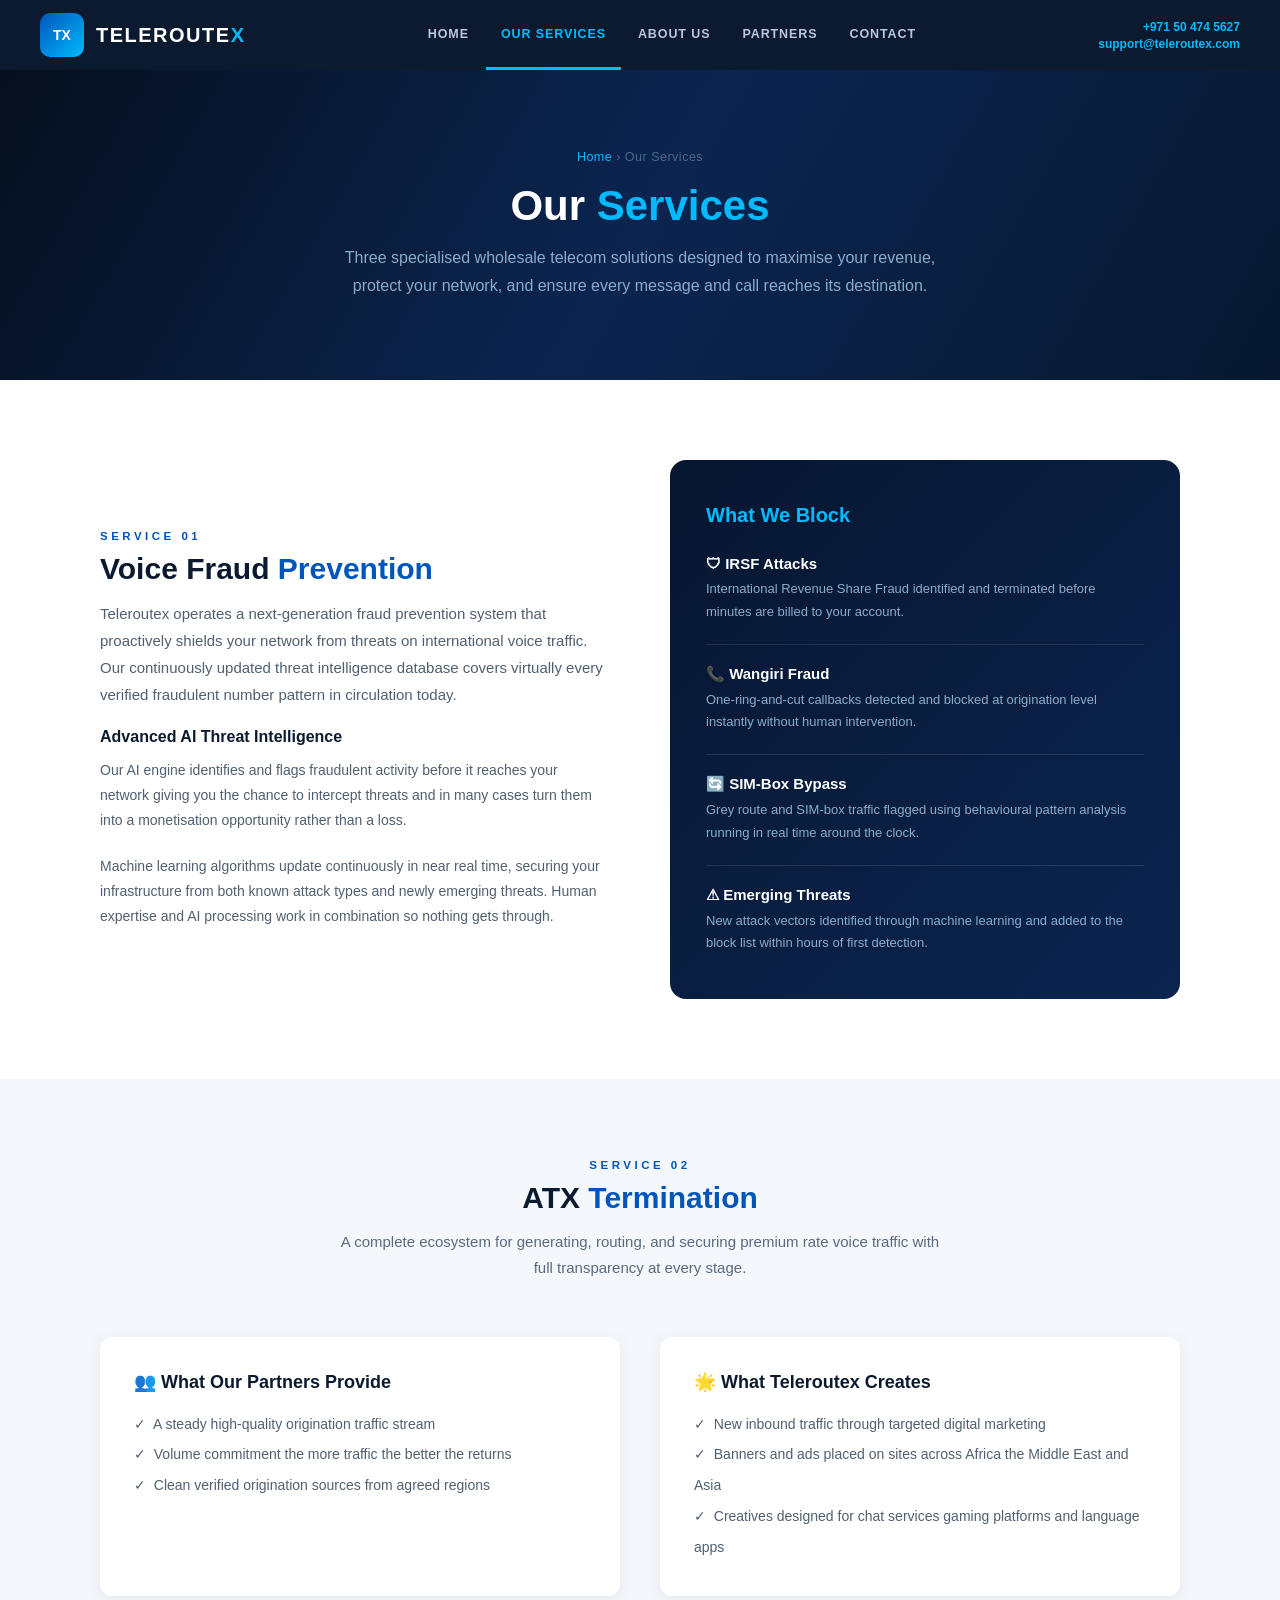
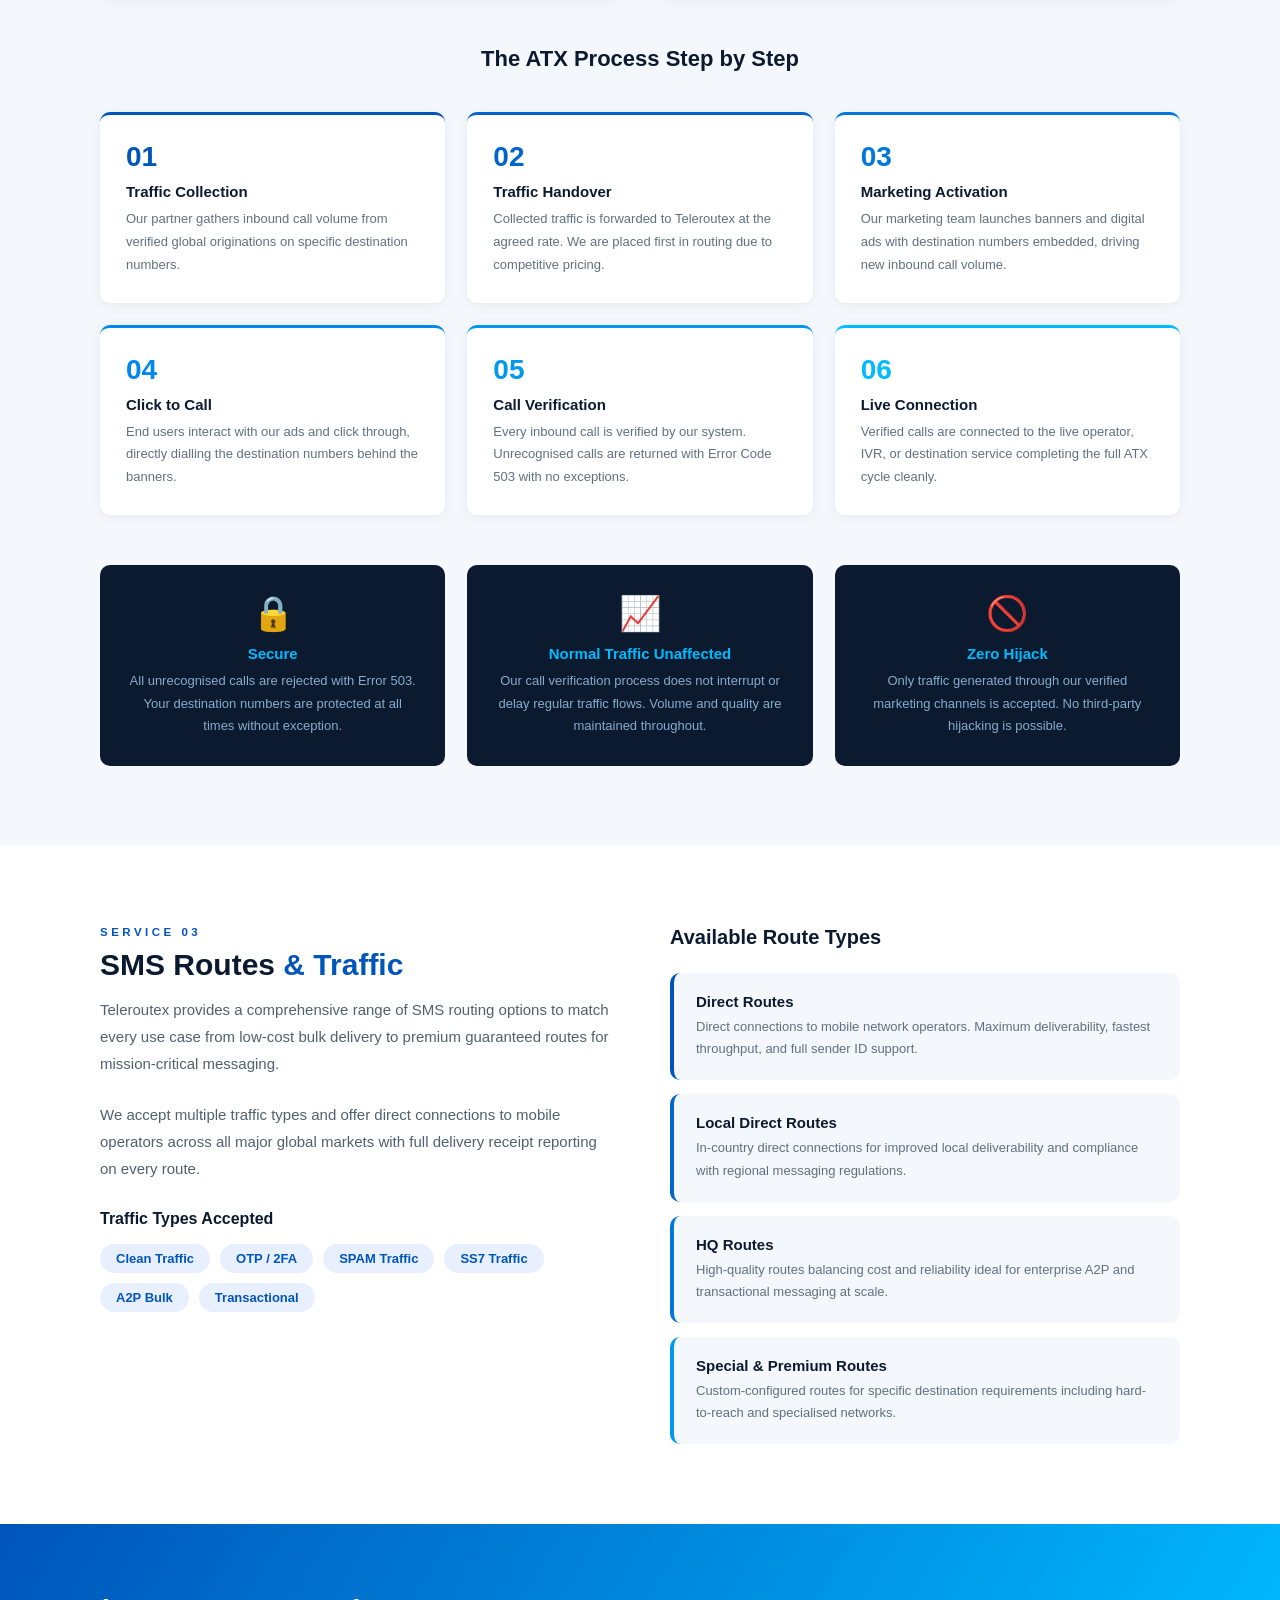
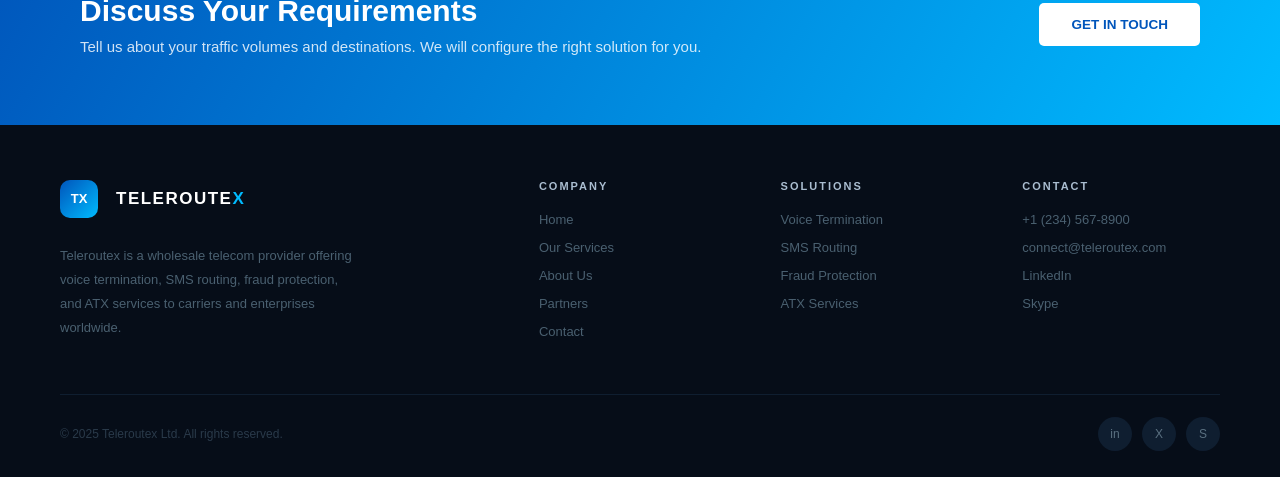
<file: services.html>
<!DOCTYPE html><html lang="en"><head><meta charset="UTF-8"/><meta name="viewport" content="width=device-width,initial-scale=1.0"/><title>Our Services - Teleroutex</title><link rel="stylesheet" href="style.css"/></head><body><nav><a class="logo" href="index.html"><div class="logo-icon">TX</div><div class="logo-text">TELEROUTE<span>X</span></div></a><ul><li><a href="index.html">Home</a></li><li><a href="services.html" class="active">Our Services</a></li><li><a href="about.html">About Us</a></li><li><a href="partners.html">Partners</a></li><li><a href="contact.html">Contact</a></li></ul><div class="nav-info"><a href="tel:+971504745627">+971 50 474 5627</a><a href="mailto:support@teleroutex.com">support@teleroutex.com</a></div></nav>
<section class="page-hero"><div class="breadcrumb"><a href="index.html">Home</a> &rsaquo; Our Services</div><h1>Our <em>Services</em></h1><p>Three specialised wholesale telecom solutions designed to maximise your revenue, protect your network, and ensure every message and call reaches its destination.</p></section>
<section style="padding:80px 60px;background:#fff" id="antifraud">
<div style="max-width:1080px;margin:0 auto;display:grid;grid-template-columns:1fr 1fr;gap:60px;align-items:center">
<div><div class="section-eyebrow">Service 01</div><div class="section-heading" style="text-align:left;margin-bottom:14px">Voice Fraud <em>Prevention</em></div>
<p style="font-size:15px;color:#506070;line-height:1.8;margin-bottom:20px">Teleroutex operates a next-generation fraud prevention system that proactively shields your network from threats on international voice traffic. Our continuously updated threat intelligence database covers virtually every verified fraudulent number pattern in circulation today.</p>
<h4 style="font-size:16px;font-weight:800;color:#0b1a2e;margin-bottom:12px">Advanced AI Threat Intelligence</h4>
<p style="font-size:14px;color:#506070;line-height:1.8;margin-bottom:20px">Our AI engine identifies and flags fraudulent activity before it reaches your network giving you the chance to intercept threats and in many cases turn them into a monetisation opportunity rather than a loss.</p>
<p style="font-size:14px;color:#506070;line-height:1.8">Machine learning algorithms update continuously in near real time, securing your infrastructure from both known attack types and newly emerging threats. Human expertise and AI processing work in combination so nothing gets through.</p></div>
<div style="background:linear-gradient(135deg,#071630,#0b2550);border-radius:16px;padding:44px 36px;color:#fff">
<h3 style="font-size:20px;font-weight:800;margin-bottom:28px;color:#00bbff">What We Block</h3>
<div style="margin-bottom:20px;padding-bottom:20px;border-bottom:1px solid rgba(255,255,255,.1)"><h4 style="font-size:15px;font-weight:700;margin-bottom:6px">&#128737; IRSF Attacks</h4><p style="font-size:13px;color:#8aaccc;line-height:1.75">International Revenue Share Fraud identified and terminated before minutes are billed to your account.</p></div>
<div style="margin-bottom:20px;padding-bottom:20px;border-bottom:1px solid rgba(255,255,255,.1)"><h4 style="font-size:15px;font-weight:700;margin-bottom:6px">&#128222; Wangiri Fraud</h4><p style="font-size:13px;color:#8aaccc;line-height:1.75">One-ring-and-cut callbacks detected and blocked at origination level instantly without human intervention.</p></div>
<div style="margin-bottom:20px;padding-bottom:20px;border-bottom:1px solid rgba(255,255,255,.1)"><h4 style="font-size:15px;font-weight:700;margin-bottom:6px">&#128260; SIM-Box Bypass</h4><p style="font-size:13px;color:#8aaccc;line-height:1.75">Grey route and SIM-box traffic flagged using behavioural pattern analysis running in real time around the clock.</p></div>
<div><h4 style="font-size:15px;font-weight:700;margin-bottom:6px">&#9888; Emerging Threats</h4><p style="font-size:13px;color:#8aaccc;line-height:1.75">New attack vectors identified through machine learning and added to the block list within hours of first detection.</p></div>
</div></div></section>
<section style="padding:80px 60px;background:#f4f7fb" id="atx">
<div style="max-width:1080px;margin:0 auto">
<div style="text-align:center;margin-bottom:55px"><div class="section-eyebrow">Service 02</div><div class="section-heading">ATX <em>Termination</em></div><p class="section-desc">A complete ecosystem for generating, routing, and securing premium rate voice traffic with full transparency at every stage.</p></div>
<div style="display:grid;grid-template-columns:1fr 1fr;gap:40px;margin-bottom:50px">
<div style="background:#fff;border-radius:12px;padding:34px;box-shadow:0 3px 16px rgba(0,0,0,.07)"><h3 style="font-size:18px;font-weight:800;color:#0b1a2e;margin-bottom:16px">&#128101; What Our Partners Provide</h3><ul style="list-style:none;font-size:14px;color:#506070;line-height:2.2"><li>&#10003; &nbsp;A steady high-quality origination traffic stream</li><li>&#10003; &nbsp;Volume commitment the more traffic the better the returns</li><li>&#10003; &nbsp;Clean verified origination sources from agreed regions</li></ul></div>
<div style="background:#fff;border-radius:12px;padding:34px;box-shadow:0 3px 16px rgba(0,0,0,.07)"><h3 style="font-size:18px;font-weight:800;color:#0b1a2e;margin-bottom:16px">&#127775; What Teleroutex Creates</h3><ul style="list-style:none;font-size:14px;color:#506070;line-height:2.2"><li>&#10003; &nbsp;New inbound traffic through targeted digital marketing</li><li>&#10003; &nbsp;Banners and ads placed on sites across Africa the Middle East and Asia</li><li>&#10003; &nbsp;Creatives designed for chat services gaming platforms and language apps</li></ul></div>
</div>
<h3 style="font-size:22px;font-weight:900;color:#0b1a2e;text-align:center;margin-bottom:40px">The ATX Process Step by Step</h3>
<div style="display:grid;grid-template-columns:repeat(3,1fr);gap:22px;margin-bottom:50px">
<div style="background:#fff;border-radius:10px;padding:26px;box-shadow:0 2px 12px rgba(0,0,0,.06);border-top:3px solid #0055bb"><div style="font-size:28px;font-weight:900;color:#0055bb;margin-bottom:10px">01</div><h4 style="font-size:15px;font-weight:800;color:#0b1a2e;margin-bottom:8px">Traffic Collection</h4><p style="font-size:13px;color:#617080;line-height:1.75">Our partner gathers inbound call volume from verified global originations on specific destination numbers.</p></div>
<div style="background:#fff;border-radius:10px;padding:26px;box-shadow:0 2px 12px rgba(0,0,0,.06);border-top:3px solid #0066cc"><div style="font-size:28px;font-weight:900;color:#0066cc;margin-bottom:10px">02</div><h4 style="font-size:15px;font-weight:800;color:#0b1a2e;margin-bottom:8px">Traffic Handover</h4><p style="font-size:13px;color:#617080;line-height:1.75">Collected traffic is forwarded to Teleroutex at the agreed rate. We are placed first in routing due to competitive pricing.</p></div>
<div style="background:#fff;border-radius:10px;padding:26px;box-shadow:0 2px 12px rgba(0,0,0,.06);border-top:3px solid #0077dd"><div style="font-size:28px;font-weight:900;color:#0077dd;margin-bottom:10px">03</div><h4 style="font-size:15px;font-weight:800;color:#0b1a2e;margin-bottom:8px">Marketing Activation</h4><p style="font-size:13px;color:#617080;line-height:1.75">Our marketing team launches banners and digital ads with destination numbers embedded, driving new inbound call volume.</p></div>
<div style="background:#fff;border-radius:10px;padding:26px;box-shadow:0 2px 12px rgba(0,0,0,.06);border-top:3px solid #0088ee"><div style="font-size:28px;font-weight:900;color:#0088ee;margin-bottom:10px">04</div><h4 style="font-size:15px;font-weight:800;color:#0b1a2e;margin-bottom:8px">Click to Call</h4><p style="font-size:13px;color:#617080;line-height:1.75">End users interact with our ads and click through, directly dialling the destination numbers behind the banners.</p></div>
<div style="background:#fff;border-radius:10px;padding:26px;box-shadow:0 2px 12px rgba(0,0,0,.06);border-top:3px solid #0099ee"><div style="font-size:28px;font-weight:900;color:#0099ee;margin-bottom:10px">05</div><h4 style="font-size:15px;font-weight:800;color:#0b1a2e;margin-bottom:8px">Call Verification</h4><p style="font-size:13px;color:#617080;line-height:1.75">Every inbound call is verified by our system. Unrecognised calls are returned with Error Code 503 with no exceptions.</p></div>
<div style="background:#fff;border-radius:10px;padding:26px;box-shadow:0 2px 12px rgba(0,0,0,.06);border-top:3px solid #00bbff"><div style="font-size:28px;font-weight:900;color:#00bbff;margin-bottom:10px">06</div><h4 style="font-size:15px;font-weight:800;color:#0b1a2e;margin-bottom:8px">Live Connection</h4><p style="font-size:13px;color:#617080;line-height:1.75">Verified calls are connected to the live operator, IVR, or destination service completing the full ATX cycle cleanly.</p></div>
</div>
<div style="display:grid;grid-template-columns:repeat(3,1fr);gap:22px">
<div style="background:#0b1a2e;border-radius:10px;padding:28px;text-align:center;color:#fff"><div style="font-size:34px;margin-bottom:12px">&#128274;</div><h4 style="font-size:15px;font-weight:800;color:#00bbff;margin-bottom:8px">Secure</h4><p style="font-size:13px;color:#8aaccc;line-height:1.75">All unrecognised calls are rejected with Error 503. Your destination numbers are protected at all times without exception.</p></div>
<div style="background:#0b1a2e;border-radius:10px;padding:28px;text-align:center;color:#fff"><div style="font-size:34px;margin-bottom:12px">&#128200;</div><h4 style="font-size:15px;font-weight:800;color:#00bbff;margin-bottom:8px">Normal Traffic Unaffected</h4><p style="font-size:13px;color:#8aaccc;line-height:1.75">Our call verification process does not interrupt or delay regular traffic flows. Volume and quality are maintained throughout.</p></div>
<div style="background:#0b1a2e;border-radius:10px;padding:28px;text-align:center;color:#fff"><div style="font-size:34px;margin-bottom:12px">&#128683;</div><h4 style="font-size:15px;font-weight:800;color:#00bbff;margin-bottom:8px">Zero Hijack</h4><p style="font-size:13px;color:#8aaccc;line-height:1.75">Only traffic generated through our verified marketing channels is accepted. No third-party hijacking is possible.</p></div>
</div>
</div></section>
<section style="padding:80px 60px;background:#fff" id="sms">
<div style="max-width:1080px;margin:0 auto;display:grid;grid-template-columns:1fr 1fr;gap:60px;align-items:start">
<div><div class="section-eyebrow">Service 03</div><div class="section-heading" style="text-align:left;margin-bottom:14px">SMS Routes <em>&amp; Traffic</em></div>
<p style="font-size:15px;color:#506070;line-height:1.8;margin-bottom:24px">Teleroutex provides a comprehensive range of SMS routing options to match every use case from low-cost bulk delivery to premium guaranteed routes for mission-critical messaging.</p>
<p style="font-size:15px;color:#506070;line-height:1.8;margin-bottom:28px">We accept multiple traffic types and offer direct connections to mobile operators across all major global markets with full delivery receipt reporting on every route.</p>
<h4 style="font-size:16px;font-weight:800;color:#0b1a2e;margin-bottom:16px">Traffic Types Accepted</h4>
<div style="display:flex;flex-wrap:wrap;gap:10px">
<span style="background:#e8f0ff;color:#0055bb;padding:7px 16px;border-radius:20px;font-size:13px;font-weight:700">Clean Traffic</span><span style="background:#e8f0ff;color:#0055bb;padding:7px 16px;border-radius:20px;font-size:13px;font-weight:700">OTP / 2FA</span><span style="background:#e8f0ff;color:#0055bb;padding:7px 16px;border-radius:20px;font-size:13px;font-weight:700">SPAM Traffic</span><span style="background:#e8f0ff;color:#0055bb;padding:7px 16px;border-radius:20px;font-size:13px;font-weight:700">SS7 Traffic</span><span style="background:#e8f0ff;color:#0055bb;padding:7px 16px;border-radius:20px;font-size:13px;font-weight:700">A2P Bulk</span><span style="background:#e8f0ff;color:#0055bb;padding:7px 16px;border-radius:20px;font-size:13px;font-weight:700">Transactional</span>
</div></div>
<div><h3 style="font-size:20px;font-weight:800;color:#0b1a2e;margin-bottom:24px">Available Route Types</h3>
<div style="display:flex;flex-direction:column;gap:14px">
<div style="background:#f4f7fb;border-radius:10px;padding:20px 22px;border-left:4px solid #0055bb"><h4 style="font-size:15px;font-weight:800;color:#0b1a2e;margin-bottom:6px">Direct Routes</h4><p style="font-size:13px;color:#617080;line-height:1.7">Direct connections to mobile network operators. Maximum deliverability, fastest throughput, and full sender ID support.</p></div>
<div style="background:#f4f7fb;border-radius:10px;padding:20px 22px;border-left:4px solid #0066cc"><h4 style="font-size:15px;font-weight:800;color:#0b1a2e;margin-bottom:6px">Local Direct Routes</h4><p style="font-size:13px;color:#617080;line-height:1.7">In-country direct connections for improved local deliverability and compliance with regional messaging regulations.</p></div>
<div style="background:#f4f7fb;border-radius:10px;padding:20px 22px;border-left:4px solid #0077dd"><h4 style="font-size:15px;font-weight:800;color:#0b1a2e;margin-bottom:6px">HQ Routes</h4><p style="font-size:13px;color:#617080;line-height:1.7">High-quality routes balancing cost and reliability ideal for enterprise A2P and transactional messaging at scale.</p></div>
<div style="background:#f4f7fb;border-radius:10px;padding:20px 22px;border-left:4px solid #0099ee"><h4 style="font-size:15px;font-weight:800;color:#0b1a2e;margin-bottom:6px">Special &amp; Premium Routes</h4><p style="font-size:13px;color:#617080;line-height:1.7">Custom-configured routes for specific destination requirements including hard-to-reach and specialised networks.</p></div>
</div></div></div></section>
<section style="background:linear-gradient(120deg,#0055bb,#00bbff);padding:70px 80px;display:flex;align-items:center;justify-content:space-between;flex-wrap:wrap;gap:24px">
<div><h2 style="font-size:30px;font-weight:900;color:#fff">Discuss Your Requirements</h2><p style="font-size:15px;color:rgba(255,255,255,.82);margin-top:10px">Tell us about your traffic volumes and destinations. We will configure the right solution for you.</p></div>
<a href="contact.html" class="btn-white">Get in Touch</a>
</section><footer><div class="footer-top"><div class="footer-about"><a href="index.html" style="display:inline-flex;align-items:center;gap:10px;text-decoration:none;margin-bottom:12px"><div class="logo-icon" style="width:38px;height:38px;font-size:13px">TX</div><div class="logo-text" style="font-size:17px;margin-left:8px">TELEROUTE<span>X</span></div></a><p>Teleroutex is a wholesale telecom provider offering voice termination, SMS routing, fraud protection, and ATX services to carriers and enterprises worldwide.</p></div><div class="footer-col"><h4>Company</h4><ul><li><a href="index.html">Home</a></li><li><a href="services.html">Our Services</a></li><li><a href="about.html">About Us</a></li><li><a href="partners.html">Partners</a></li><li><a href="contact.html">Contact</a></li></ul></div><div class="footer-col"><h4>Solutions</h4><ul><li><a href="services.html">Voice Termination</a></li><li><a href="services.html">SMS Routing</a></li><li><a href="services.html">Fraud Protection</a></li><li><a href="services.html">ATX Services</a></li></ul></div><div class="footer-col"><h4>Contact</h4><ul><li><a href="tel:+12345678900">+1 (234) 567-8900</a></li><li><a href="mailto:connect@teleroutex.com">connect@teleroutex.com</a></li><li><a href="#">LinkedIn</a></li><li><a href="#">Skype</a></li></ul></div></div><div class="footer-bar"><p>&copy; 2025 Teleroutex Ltd. All rights reserved.</p><div class="socials"><a class="soc" href="#">in</a><a class="soc" href="#">X</a><a class="soc" href="#">S</a></div></div></footer></body></html>
</file>
<file: style.css>
*{margin:0;padding:0;box-sizing:border-box}
body{font-family:Segoe UI,Arial,sans-serif;color:#333}
nav{background:#0b1a2e;padding:0 40px;display:flex;align-items:center;justify-content:space-between;position:sticky;top:0;z-index:100}
.logo{display:flex;align-items:center;gap:12px;padding:13px 0;text-decoration:none}
.logo-icon{width:44px;height:44px;background:linear-gradient(135deg,#0055bb,#00bbff);border-radius:10px;display:flex;align-items:center;justify-content:center;font-size:14px;font-weight:900;color:#fff}
.logo-text{font-size:20px;font-weight:800;color:#fff;letter-spacing:1.5px}
.logo-text span{color:#00bbff}
nav ul{list-style:none;display:flex;gap:2px}
nav ul li a{color:#b8c8e0;text-decoration:none;padding:26px 15px;display:block;font-size:12.5px;font-weight:600;letter-spacing:.9px;text-transform:uppercase;border-bottom:3px solid transparent;transition:all .25s}
nav ul li a:hover,nav ul li a.active{color:#00bbff;border-bottom-color:#00bbff}
.nav-info{display:flex;flex-direction:column;align-items:flex-end;gap:3px}
.nav-info a{color:#00bbff;text-decoration:none;font-size:12px;font-weight:600}
footer{background:#060d18;color:#7090b0;padding:55px 60px 26px}
.footer-top{display:grid;grid-template-columns:2.2fr 1fr 1fr 1fr;gap:44px;margin-bottom:44px}
.footer-about p{font-size:13px;color:#4a6070;line-height:1.85;margin-top:14px;max-width:300px}
.footer-col h4{font-size:11px;font-weight:800;color:#aabdd0;text-transform:uppercase;letter-spacing:2px;margin-bottom:18px}
.footer-col ul{list-style:none}
.footer-col ul li{margin-bottom:10px}
.footer-col ul li a{color:#4a6070;text-decoration:none;font-size:13px;transition:color .2s}
.footer-col ul li a:hover{color:#00bbff}
.footer-bar{border-top:1px solid #0f1e30;padding-top:22px;display:flex;justify-content:space-between;align-items:center;flex-wrap:wrap;gap:12px}
.footer-bar p{font-size:12px;color:#2a3a4a}
.socials{display:flex;gap:10px}
.soc{width:34px;height:34px;border-radius:50%;background:#0f1e30;display:flex;align-items:center;justify-content:center;font-size:12px;text-decoration:none;color:#5a7080;transition:background .2s}
.soc:hover{background:#0055bb;color:#fff}
.btn-primary{background:linear-gradient(135deg,#0055bb,#00bbff);color:#fff;padding:13px 30px;border:none;border-radius:5px;font-size:13.5px;font-weight:700;letter-spacing:.8px;text-transform:uppercase;cursor:pointer;text-decoration:none;display:inline-block;transition:all .25s}
.btn-primary:hover{transform:translateY(-2px);box-shadow:0 8px 24px rgba(0,100,200,.4)}
.btn-outline{background:transparent;border:2px solid rgba(255,255,255,.35);color:#fff;padding:12px 26px;border-radius:5px;font-size:13.5px;font-weight:700;text-transform:uppercase;cursor:pointer;text-decoration:none;display:inline-block;margin-left:12px;transition:all .25s}
.btn-outline:hover{border-color:#00bbff;color:#00bbff}
.btn-white{background:#fff;color:#0055bb;padding:14px 32px;border:none;border-radius:5px;font-size:13.5px;font-weight:800;text-transform:uppercase;cursor:pointer;text-decoration:none;transition:all .25s;white-space:nowrap}
.btn-white:hover{transform:translateY(-2px);box-shadow:0 8px 20px rgba(0,0,0,.2)}
.section-eyebrow{font-size:11.5px;font-weight:700;letter-spacing:3.5px;color:#0055bb;text-transform:uppercase;margin-bottom:10px}
.section-heading{font-size:30px;font-weight:900;color:#0b1a2e;margin-bottom:14px}
.section-heading em{color:#0055bb;font-style:normal}
.section-desc{font-size:15px;color:#5a6a80;max-width:600px;margin:0 auto 50px;line-height:1.75}
.page-hero{background:linear-gradient(120deg,#060f1e,#0b2550,#071830);padding:80px 60px;text-align:center}
.page-hero h1{font-size:42px;font-weight:900;color:#fff;margin-bottom:14px}
.page-hero h1 em{color:#00bbff;font-style:normal}
.page-hero p{font-size:16px;color:#8aaccc;max-width:600px;margin:0 auto;line-height:1.75}
.breadcrumb{font-size:12.5px;color:#4a6a8a;margin-bottom:18px;letter-spacing:.5px}
.breadcrumb a{color:#00bbff;text-decoration:none}
@media(max-width:960px){nav ul{display:none}.footer-top{grid-template-columns:1fr 1fr}.page-hero{padding:50px 24px}.page-hero h1{font-size:28px}}
</file>
